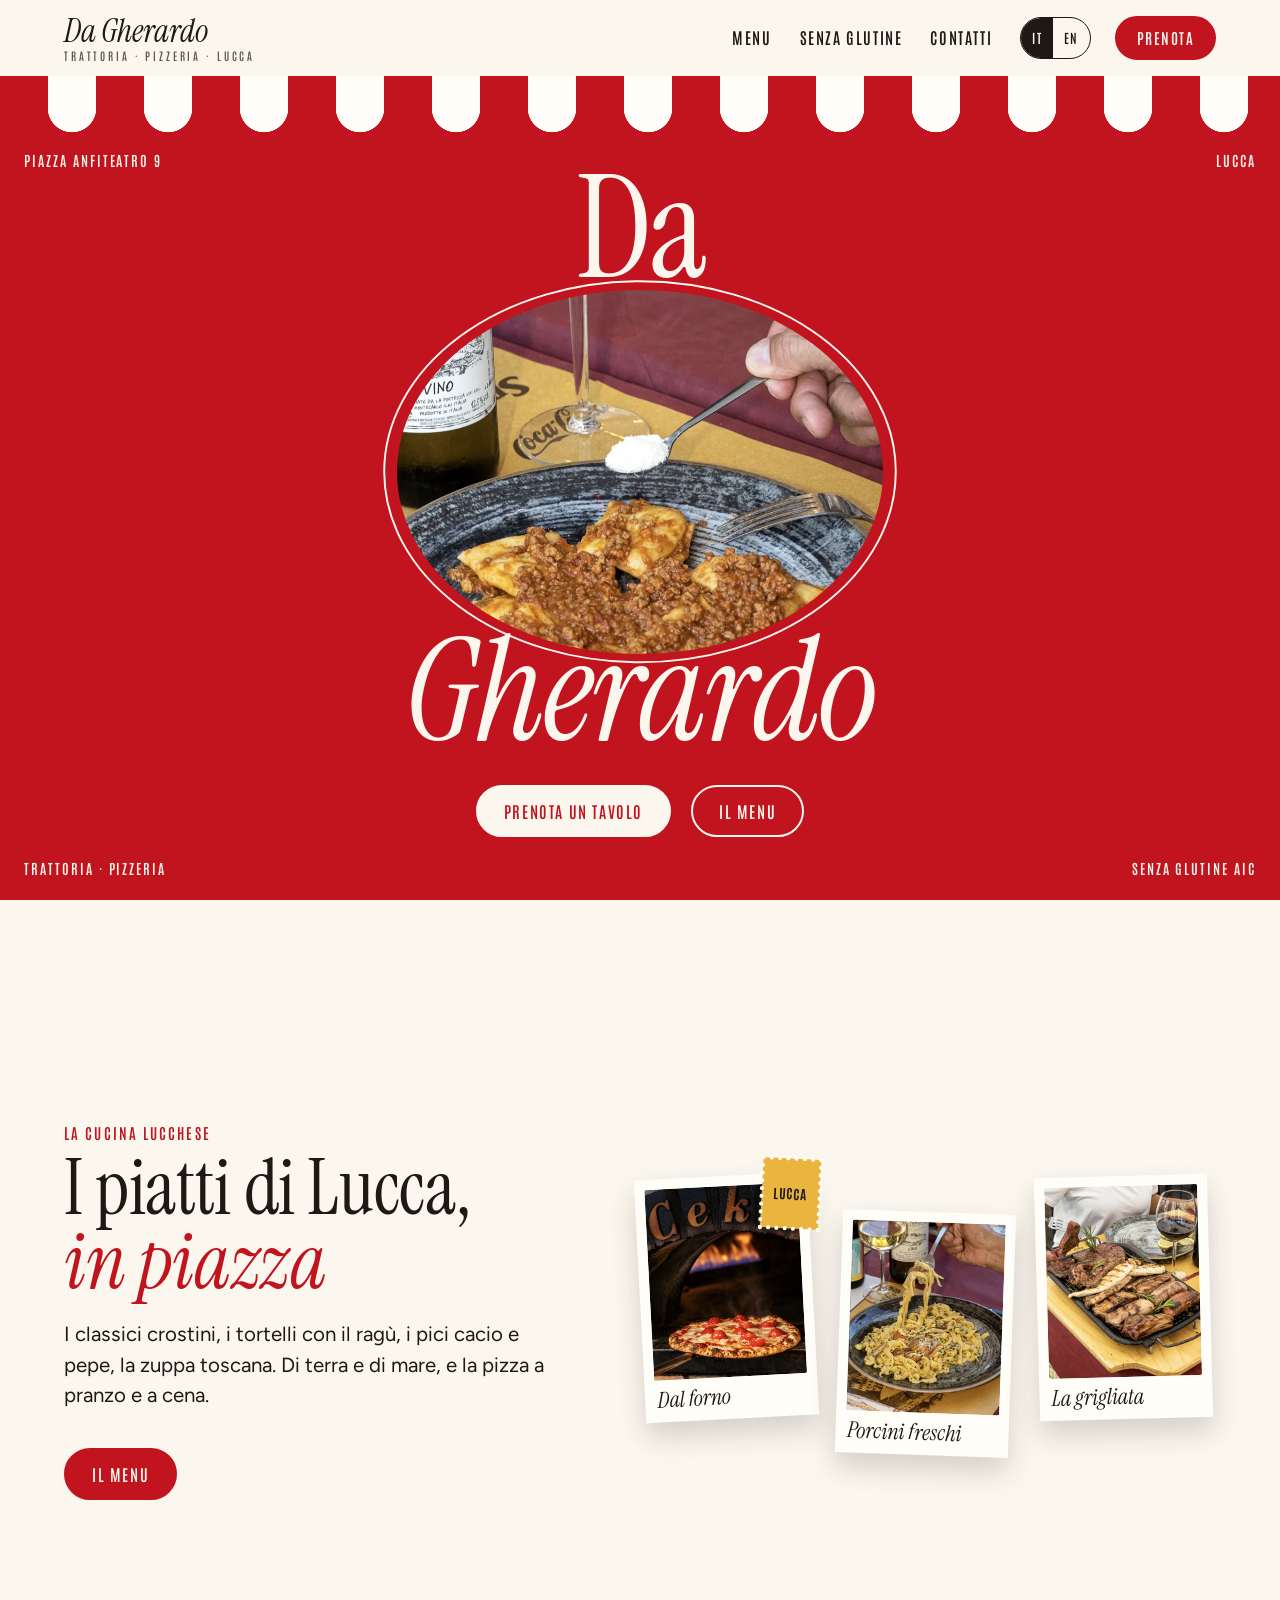
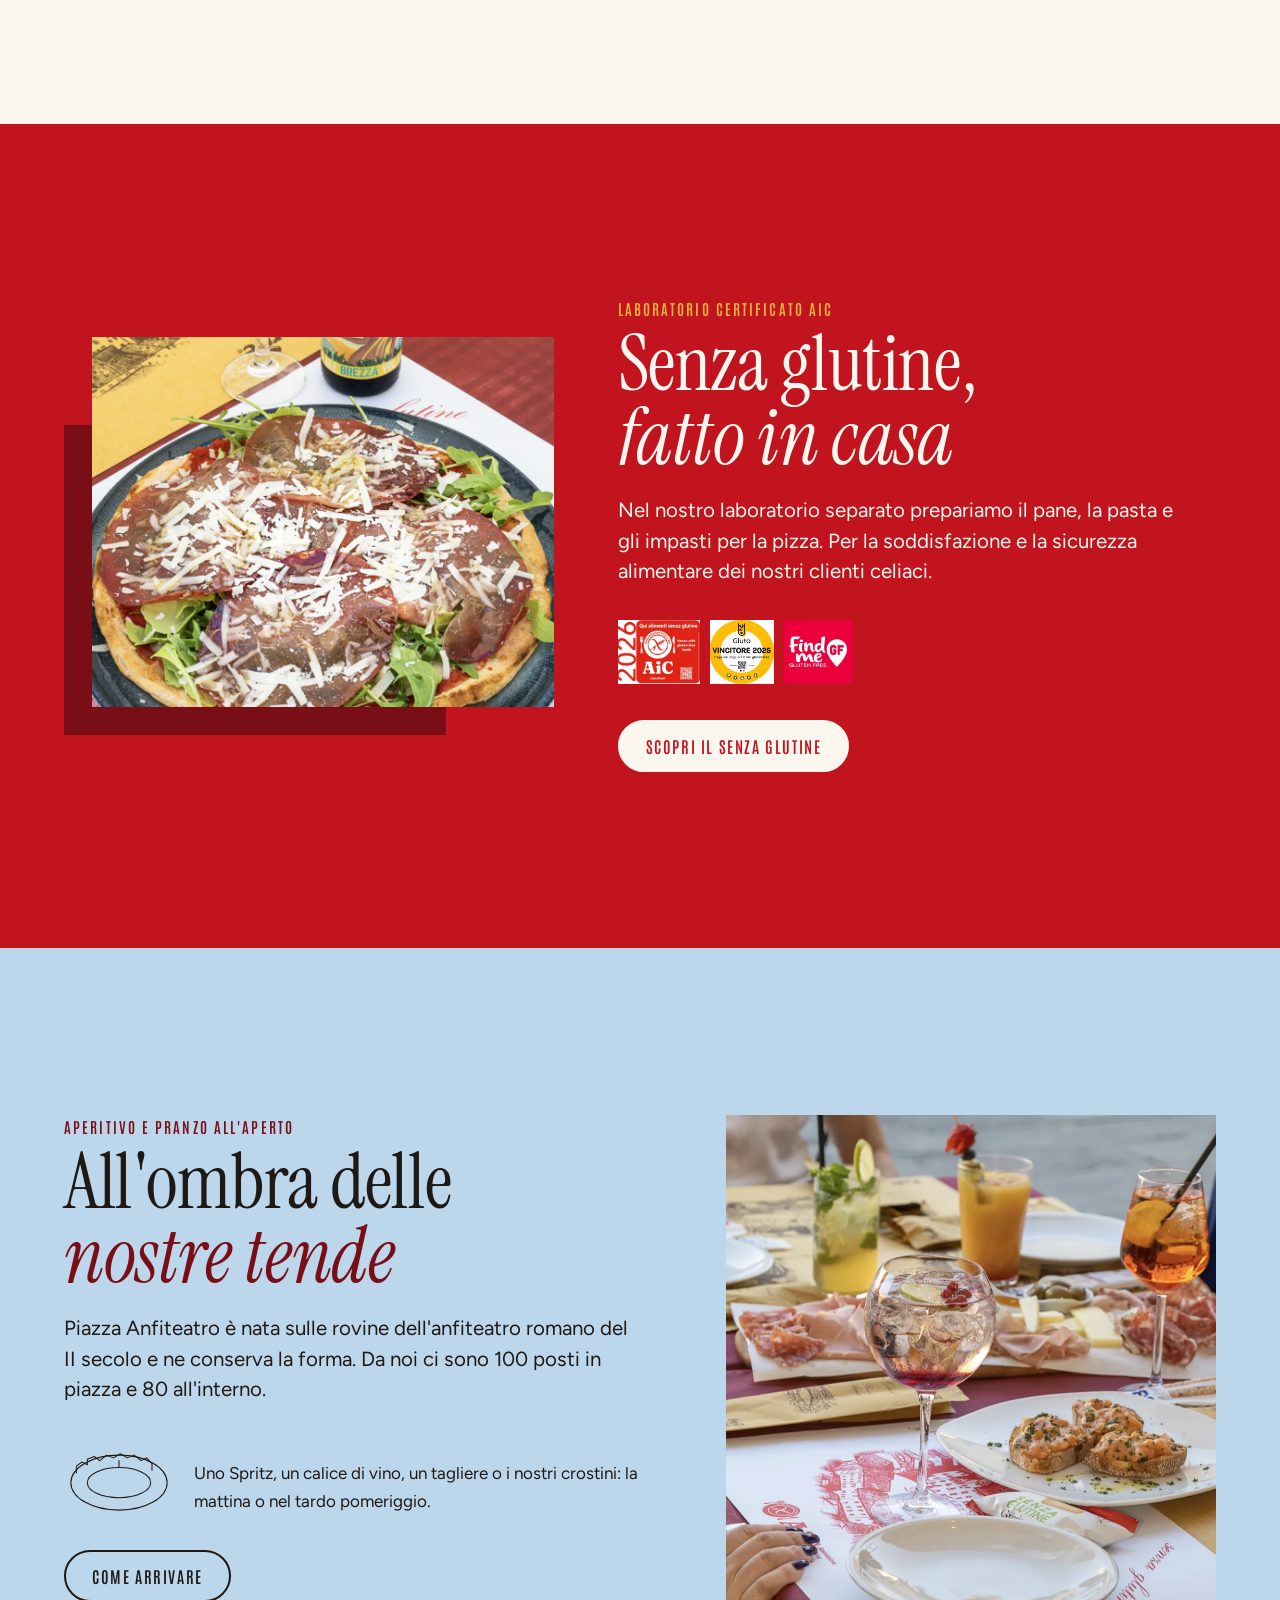
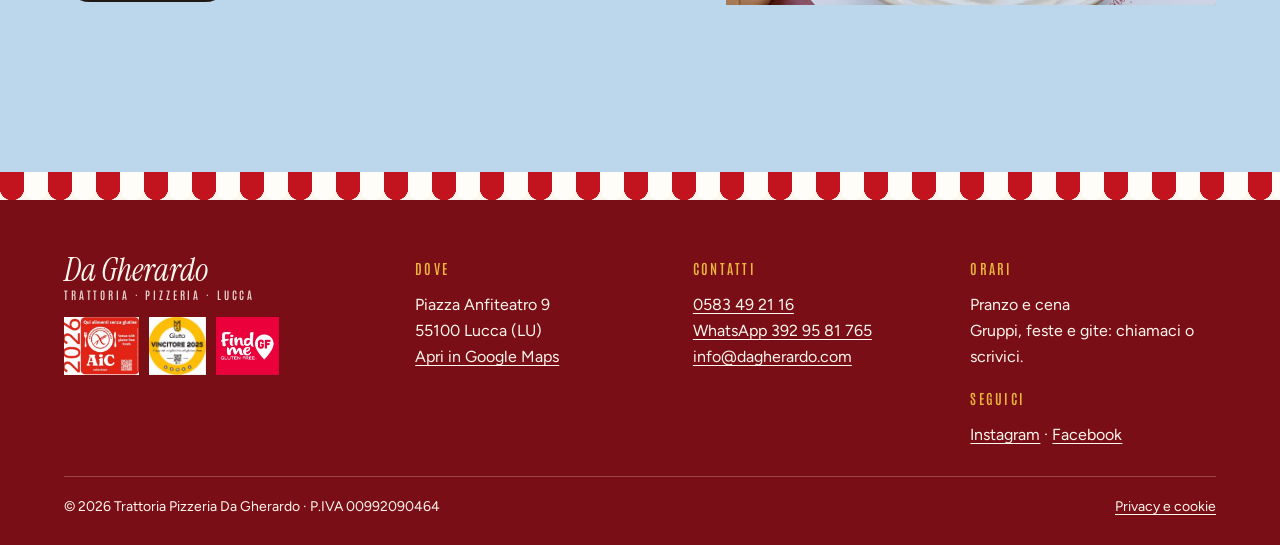
<file: site/index.html>
<!doctype html>
<html lang="it">
<head>
<meta charset="utf-8">
<meta name="viewport" content="width=device-width, initial-scale=1, viewport-fit=cover">
<meta name="google" content="notranslate">
<meta name="format-detection" content="telephone=no">
<title>Da Gherardo · Trattoria Pizzeria in piazza Anfiteatro, Lucca</title>
<meta name="description" content="Trattoria e pizzeria in piazza Anfiteatro a Lucca: tortelli lucchesi, cucina di terra e di mare, pizza e un laboratorio senza glutine certificato AIC.">
<meta property="og:title" content="Da Gherardo · Trattoria Pizzeria in piazza Anfiteatro, Lucca">
<meta property="og:description" content="Trattoria e pizzeria in piazza Anfiteatro a Lucca: tortelli lucchesi, cucina di terra e di mare, pizza e un laboratorio senza glutine certificato AIC.">
<meta property="og:image" content="images/og-da-gherardo.jpg">
<meta name="theme-color" content="#fcf7ee">
<link rel="icon" href="favicon.svg" type="image/svg+xml">
<link rel="preload" href="fonts/instrument-serif-latin-400-italic.woff2" as="font" type="font/woff2" crossorigin>
<link rel="stylesheet" href="css/fonts.css">
<link rel="stylesheet" href="css/styles.css">
</head>
<body data-page="home">
<a class="skip" href="#main" data-t="skip">Vai al contenuto</a>
<header class="dg-header">
  <div class="wrap">
    <a class="dg-wordmark" href="index.html" aria-label="Da Gherardo, home">
      <span class="dg-wordmark__name">Da Gherardo</span>
      <span class="dg-wordmark__sub" data-t="wordmark.sub">Trattoria · Pizzeria · Lucca</span>
    </a>
    <nav class="dg-nav" id="dg-nav" aria-label="Menu principale">
      <a href="menu.html" data-t="nav.menu">Menu</a>
      <a href="senza-glutine.html" data-t="nav.sg">Senza glutine</a>
      <a href="contatti.html" data-t="nav.contatti">Contatti</a>
      <div class="dg-lang" role="group" data-t-attr="aria-label:lang.label" aria-label="Lingua">
        <button type="button" data-lang="it" aria-pressed="true">IT</button>
        <button type="button" data-lang="en" aria-pressed="false">EN</button>
      </div>
    </nav>
    <a class="dg-btn dg-btn--head" href="https://wa.me/393929581765" target="_blank" rel="noopener" data-t="nav.prenota">Prenota</a>
    <button class="dg-nav-toggle" type="button" aria-controls="dg-nav" aria-expanded="false" data-t-attr="aria-label:nav.open" aria-label="Apri il menu di navigazione"><span></span></button>
  </div>
</header>
<main id="main">
<section class="hero dg-on-red" aria-labelledby="hero-title">
  <div class="dg-tenda" role="presentation"></div>
  <span class="hero__corner hero__corner--tl" data-t="hero.c1">Piazza Anfiteatro 9</span>
  <span class="hero__corner hero__corner--tr" data-t="hero.c2">Lucca</span>
  <span class="hero__corner hero__corner--bl" data-t="hero.c3">Trattoria · Pizzeria</span>
  <span class="hero__corner hero__corner--br" data-t="hero.c4">Senza glutine AIC</span>
  <div class="hero__body">
    <h1 id="hero-title" class="hero__word rise">Da</h1>
    <div class="hero__plate rise rise-2"><div class="dg-ellisse ">
  <div class="dg-ellisse__photo"><img src="images/tortelli-lucchesi-al-ragu.webp" data-t-attr="alt:hero.alt" alt="Tortelli lucchesi al ragù con il vino della casa"></div>
  <svg class="dg-ellisse__ring" viewBox="0 0 400 300" aria-hidden="true"><ellipse cx="200" cy="150" rx="196" ry="146"/></svg>
</div></div>
    <p class="hero__word rise rise-2" aria-hidden="true"><em>Gherardo</em></p>
    <div class="dg-row hero__btns rise rise-3">
      <a class="dg-btn dg-btn--crema" href="https://wa.me/393929581765" target="_blank" rel="noopener" data-t="btn.prenota">Prenota un tavolo</a>
      <a class="dg-btn dg-btn--outline-crema" href="menu.html" data-t="btn.menu">Il menu</a>
    </div>
  </div>
</section>

<section class="sec" aria-labelledby="cucina-title">
  <div class="wrap cucina__grid">
    <div class="cucina__text dg-head">
      <p class="dg-eyebrow" data-t="cucina.eyebrow">La cucina lucchese</p>
      <h2 id="cucina-title" class="dg-display dg-display--l"><span data-t="cucina.h1">I piatti di Lucca,</span> <em data-t="cucina.h2">in piazza</em></h2>
      <p class="dg-lede" data-t="cucina.lede">I classici crostini, i tortelli con il ragù, i pici cacio e pepe, la zuppa toscana. Di terra e di mare, e la pizza a pranzo e a cena.</p>
      <div class="dg-row"><a class="dg-btn" href="menu.html" data-t="btn.menu">Il menu</a></div>
    </div>
    <div class="cards">
      <figure class="dg-cartolina" style="--tilt:-3deg"><img src="images/pizza-nel-forno.webp" alt="" loading="lazy"><figcaption data-t="card.forno">Dal forno</figcaption><span class="dg-francobollo" aria-hidden="true" data-t="stamp.lucca">Lucca</span></figure>
      <figure class="dg-cartolina" style="--tilt:2deg"><img src="images/tagliatelle-porcini.webp" alt="" loading="lazy"><figcaption data-t="card.porcini">Porcini freschi</figcaption></figure>
      <figure class="dg-cartolina" style="--tilt:-1.5deg"><img src="images/grigliata-mista-carne.webp" alt="" loading="lazy"><figcaption data-t="card.grigliata">La grigliata</figcaption></figure>
    </div>
  </div>
</section>

<section class="sec sg-band dg-on-red" aria-labelledby="sg-title">
  <div class="wrap sg-band__grid">
    <div class="sg-band__photo"><img src="images/pizza-giuditta-senza-glutine.webp" data-t-attr="alt:sg.photo.alt" alt="Pizza Giuditta senza glutine con bresaola, rucola e parmigiano" loading="lazy"></div>
    <div class="dg-head">
      <p class="dg-eyebrow" data-t="sg.eyebrow">Laboratorio certificato AIC</p>
      <h2 id="sg-title" class="dg-display dg-display--l"><span data-t="sg.h1">Senza glutine,</span> <em data-t="sg.h2">fatto in casa</em></h2>
      <p class="dg-lede" data-t="sg.lede">Nel nostro laboratorio separato prepariamo il pane, la pasta e gli impasti per la pizza. Per la soddisfazione e la sicurezza alimentare dei nostri clienti celiaci.</p>
      <div class="dg-badges" role="img" data-t-attr="aria-label:sg.badges" aria-label="Riconoscimenti: AIC Alimentazione Fuori Casa 2026, Gluto vincitore 2025, Find Me Gluten Free">
        <img src="images/badge-aic-2026.png" alt="" width="232" height="180" loading="lazy"><img src="images/badge-gluto-2025.png" alt="" width="239" height="241" loading="lazy"><img src="images/badge-find-me-gluten-free.png" alt="" width="236" height="218" loading="lazy">
      </div>
      <div class="dg-row"><a class="dg-btn dg-btn--crema" href="senza-glutine.html" data-t="btn.sg">Scopri il senza glutine</a></div>
    </div>
  </div>
</section>

<section class="sec piazza" aria-labelledby="piazza-title">
  <div class="wrap piazza__grid">
    <div class="dg-head">
      <p class="dg-eyebrow" data-t="piazza.eyebrow">Aperitivo e pranzo all'aperto</p>
      <h2 id="piazza-title" class="dg-display dg-display--l"><span data-t="piazza.h1">All'ombra delle</span> <em data-t="piazza.h2">nostre tende</em></h2>
      <p class="dg-lede" data-t="piazza.lede">Piazza Anfiteatro è nata sulle rovine dell'anfiteatro romano del II secolo e ne conserva la forma. Da noi ci sono 100 posti in piazza e 80 all'interno.</p>
      <div class="piazza__draw"><svg viewBox="0 0 160 110" aria-hidden="true"><ellipse class="dg-ink" cx="80" cy="62" rx="70" ry="40"/><ellipse class="dg-ink" cx="80" cy="62" rx="46" ry="22"/><path class="dg-ink" d="M18 48v-10l8-6 8 4v-8l10-4 8 6 10-8 10 4 10-6 10 6 10-4 10 8 8-4 8 8v10M80 40v-10"/></svg><p class="piazza__spritz" data-t="piazza.spritz">Uno Spritz, un calice di vino, un tagliere o i nostri crostini: la mattina o nel tardo pomeriggio.</p></div>
      <div class="dg-row" style="margin-top:24px"><a class="dg-btn dg-btn--ghost" href="contatti.html" data-t="btn.arrivare">Come arrivare</a></div>
    </div>
    <div class="piazza__photo"><img src="images/aperitivo-in-piazza.webp" data-t-attr="alt:piazza.alt" alt="Aperitivo in piazza: gin tonic, spritz, tagliere e crostini" loading="lazy"></div>
  </div>
</section>
</main>
<div class="dg-tenda dg-tenda--sm" role="presentation"></div>
<footer class="dg-footer">
  <div class="wrap">
    <div class="dg-footer__grid">
      <div class="dg-footer__brand">
        <a class="dg-wordmark" href="index.html"><span class="dg-wordmark__name">Da Gherardo</span><span class="dg-wordmark__sub" data-t="wordmark.sub">Trattoria · Pizzeria · Lucca</span></a>
        <div class="dg-badges" role="group" data-t-attr="aria-label:foot.badges" aria-label="Riconoscimenti senza glutine">
          <img src="images/badge-aic-2026.png" alt="AIC, Alimentazione Fuori Casa 2026" width="232" height="180" loading="lazy">
          <img src="images/badge-gluto-2025.png" alt="Gluto, vincitore 2025" width="239" height="241" loading="lazy">
          <img src="images/badge-find-me-gluten-free.png" alt="Find Me Gluten Free" width="236" height="218" loading="lazy">
        </div>
      </div>
      <div>
        <h2 data-t="foot.dove">Dove</h2>
        <p>Piazza Anfiteatro 9<br>55100 Lucca (LU)</p>
        <p><a href="https://www.google.com/maps/search/?api=1&query=Trattoria+Pizzeria+Da+Gherardo+Piazza+dell%27Anfiteatro+9+Lucca" target="_blank" rel="noopener" data-t="btn.mappa">Apri in Google Maps</a></p>
      </div>
      <div>
        <h2 data-t="foot.contatti">Contatti</h2>
        <ul>
          <li><a href="tel:+390583492116">0583 49 21 16</a></li>
          <li><a href="https://wa.me/393929581765" target="_blank" rel="noopener">WhatsApp 392 95 81 765</a></li>
          <li><a href="mailto:info@dagherardo.com">info@dagherardo.com</a></li>
        </ul>
      </div>
      <div>
        <h2 data-t="foot.orari">Orari</h2>
        <p data-tbc data-t="foot.orari.val">Pranzo e cena</p>
        <p class="dg-footer__groups" data-t="foot.gruppi">Gruppi, feste e gite: chiamaci o scrivici.</p>
        <h2 style="margin-top:14px" data-t="foot.seguici">Seguici</h2>
        <p><a href="https://www.instagram.com/ristorantedagherardo/" target="_blank" rel="noopener">Instagram</a> · <a href="https://www.facebook.com/p/Ristorante-Da-Gherardo-100026806793154" target="_blank" rel="noopener">Facebook</a></p>
      </div>
    </div>
    <div class="dg-footer__base">
      <span>© 2026 Trattoria Pizzeria Da Gherardo · <span data-t="foot.piva">P.IVA 00992090464</span></span>
      <a href="https://dagherardo.com/privacy-e-cookie-policy/" target="_blank" rel="noopener" data-t="foot.privacy">Privacy e cookie</a>
    </div>
  </div>
</footer>
<a class="dg-btn dg-fab" href="https://wa.me/393929581765" target="_blank" rel="noopener" data-t="nav.prenota">Prenota</a>
<script src="js/i18n.js"></script>
<script src="js/main.js"></script>
</body>
</html>
</file>
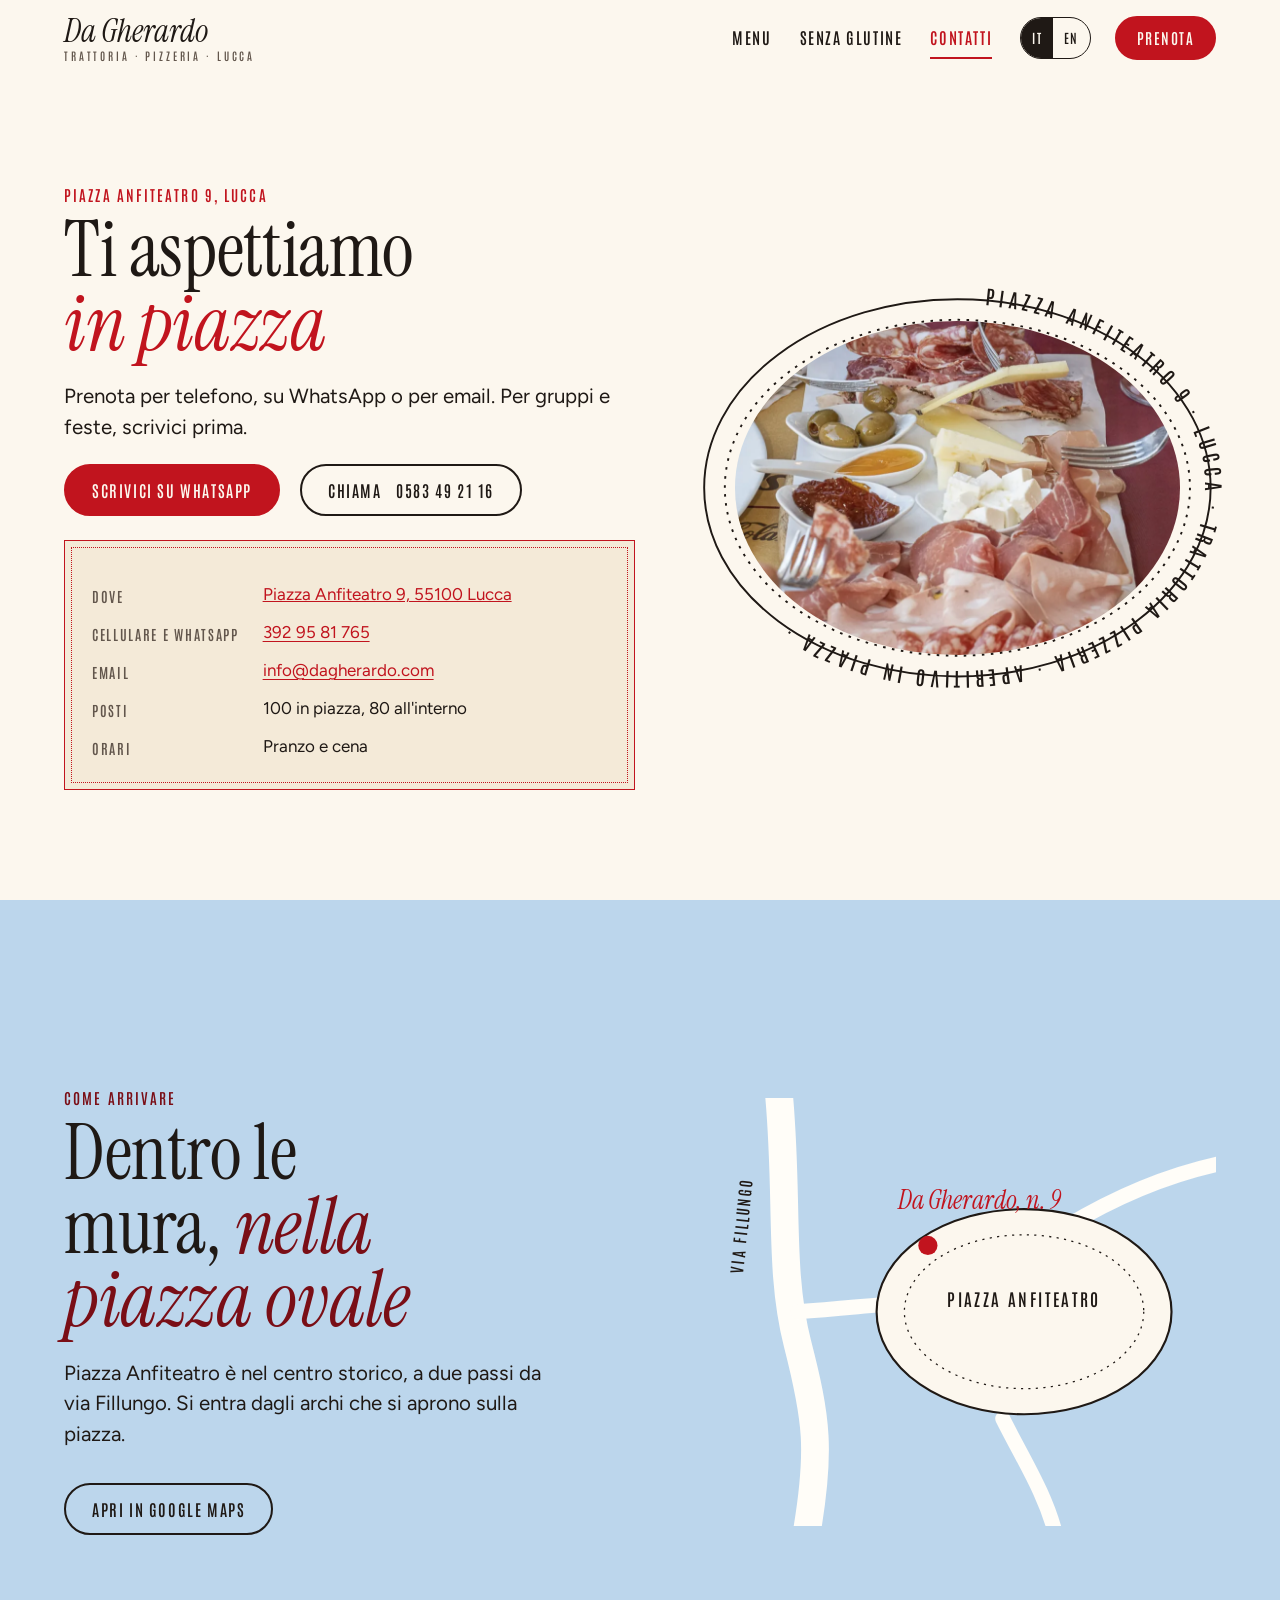
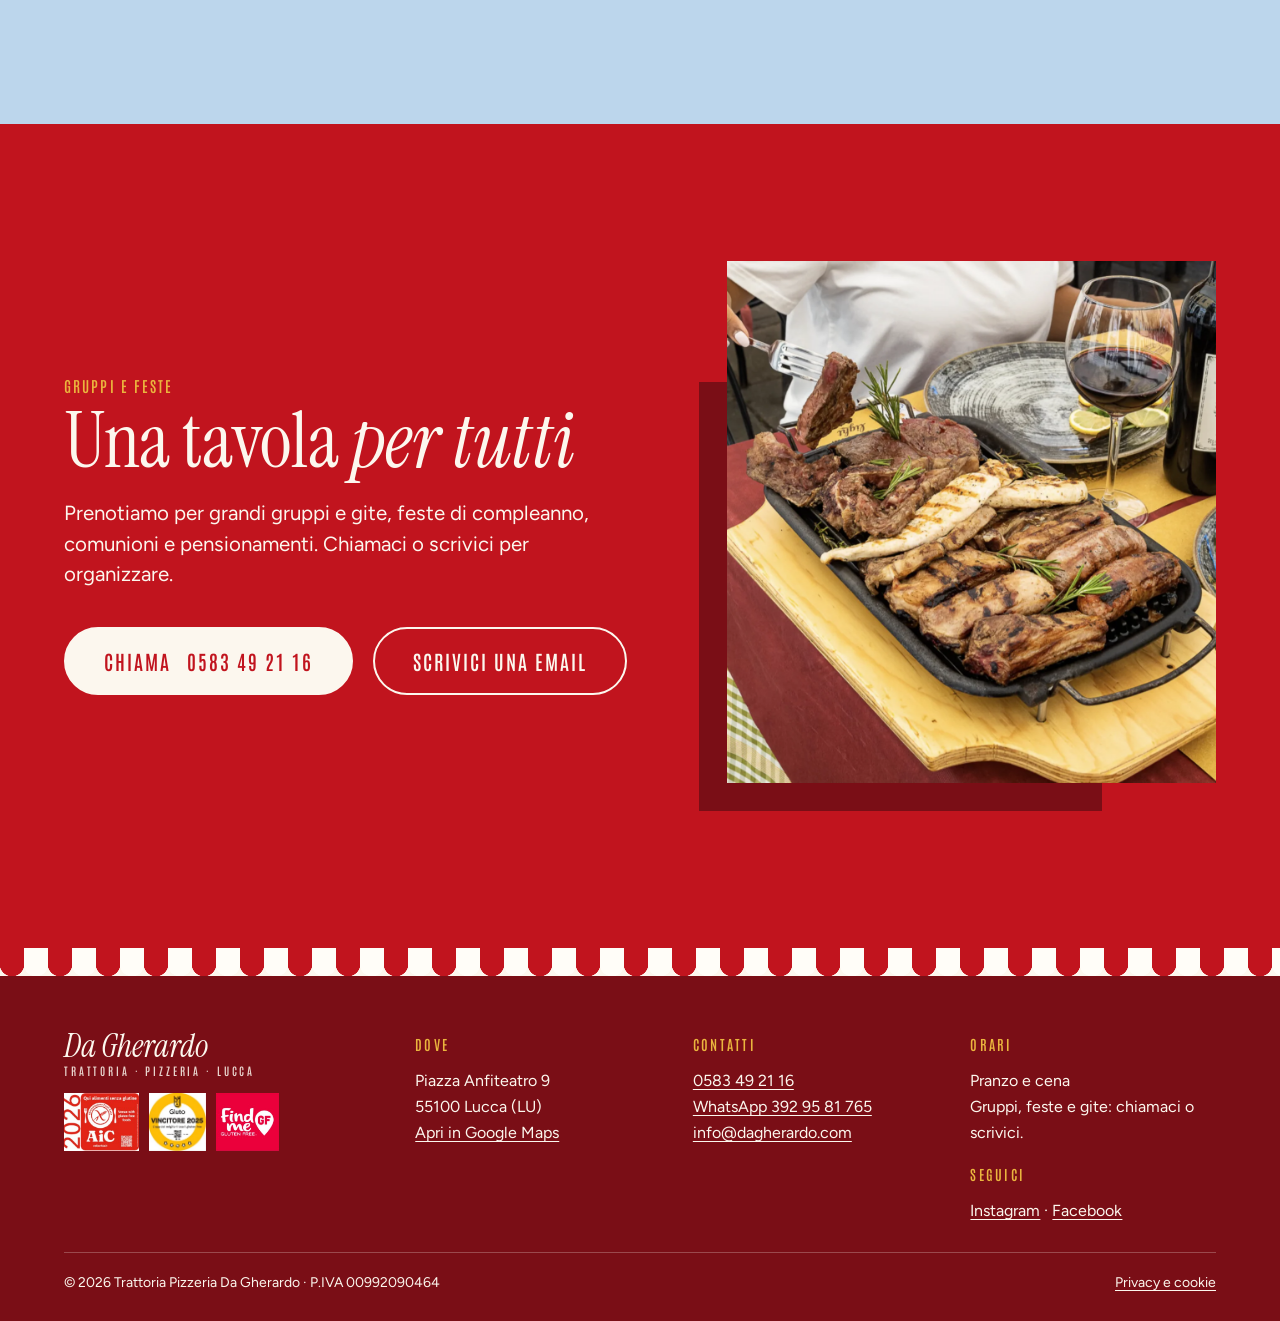
<file: site/contatti.html>
<!doctype html>
<html lang="it">
<head>
<meta charset="utf-8">
<meta name="viewport" content="width=device-width, initial-scale=1, viewport-fit=cover">
<meta name="google" content="notranslate">
<meta name="format-detection" content="telephone=no">
<title>Contatti e prenotazioni · Da Gherardo, Lucca</title>
<meta name="description" content="Prenota da Da Gherardo, piazza Anfiteatro 9, Lucca: telefono, WhatsApp ed email. Gruppi, feste e gite.">
<meta property="og:title" content="Contatti e prenotazioni · Da Gherardo, Lucca">
<meta property="og:description" content="Prenota da Da Gherardo, piazza Anfiteatro 9, Lucca: telefono, WhatsApp ed email. Gruppi, feste e gite.">
<meta property="og:image" content="images/og-da-gherardo.jpg">
<meta name="theme-color" content="#fcf7ee">
<link rel="icon" href="favicon.svg" type="image/svg+xml">
<link rel="preload" href="fonts/instrument-serif-latin-400-italic.woff2" as="font" type="font/woff2" crossorigin>
<link rel="stylesheet" href="css/fonts.css">
<link rel="stylesheet" href="css/styles.css">
</head>
<body data-page="contatti">
<a class="skip" href="#main" data-t="skip">Vai al contenuto</a>
<header class="dg-header">
  <div class="wrap">
    <a class="dg-wordmark" href="index.html" aria-label="Da Gherardo, home">
      <span class="dg-wordmark__name">Da Gherardo</span>
      <span class="dg-wordmark__sub" data-t="wordmark.sub">Trattoria · Pizzeria · Lucca</span>
    </a>
    <nav class="dg-nav" id="dg-nav" aria-label="Menu principale">
      <a href="menu.html" data-t="nav.menu">Menu</a>
      <a href="senza-glutine.html" data-t="nav.sg">Senza glutine</a>
      <a href="contatti.html" aria-current="page" data-t="nav.contatti">Contatti</a>
      <div class="dg-lang" role="group" data-t-attr="aria-label:lang.label" aria-label="Lingua">
        <button type="button" data-lang="it" aria-pressed="true">IT</button>
        <button type="button" data-lang="en" aria-pressed="false">EN</button>
      </div>
    </nav>
    <a class="dg-btn dg-btn--head" href="https://wa.me/393929581765" target="_blank" rel="noopener" data-t="nav.prenota">Prenota</a>
    <button class="dg-nav-toggle" type="button" aria-controls="dg-nav" aria-expanded="false" data-t-attr="aria-label:nav.open" aria-label="Apri il menu di navigazione"><span></span></button>
  </div>
</header>
<main id="main">
<section class="sec ch" aria-labelledby="c-title">
  <div class="wrap ch__grid">
    <div>
      <div class="dg-head">
        <p class="dg-eyebrow" data-t="c.eyebrow">Piazza Anfiteatro 9, Lucca</p>
        <h1 id="c-title" class="dg-display dg-display--l"><span data-t="c.h1">Ti aspettiamo</span> <em data-t="c.h2">in piazza</em></h1>
        <p class="dg-lede" data-t="c.lede">Prenota per telefono, su WhatsApp o per email. Per gruppi e feste, scrivici prima.</p>
      </div>
      <div class="dg-row"><a class="dg-btn" href="https://wa.me/393929581765" target="_blank" rel="noopener" data-t="btn.whatsapp">Scrivici su WhatsApp</a><a class="dg-btn dg-btn--ghost" href="tel:+390583492116"><span data-t="btn.chiama">Chiama</span>&nbsp;0583 49 21 16</a></div>
      <div class="dg-frame">
        <dl>
          <dt data-t="c.dove">Dove</dt><dd><a href="https://www.google.com/maps/search/?api=1&query=Trattoria+Pizzeria+Da+Gherardo+Piazza+dell%27Anfiteatro+9+Lucca" target="_blank" rel="noopener" data-t="c.dove.val">Piazza Anfiteatro 9, 55100 Lucca</a></dd>
          <dt data-t="c.cell">Cellulare e WhatsApp</dt><dd><a href="tel:+393929581765">392 95 81 765</a></dd>
          <dt data-t="c.email">Email</dt><dd><a href="mailto:info@dagherardo.com">info@dagherardo.com</a></dd>
          <dt data-t="c.posti">Posti</dt><dd data-t="c.posti.val">100 in piazza, 80 all'interno</dd>
          <dt data-t="c.orari">Orari</dt><dd data-tbc data-t="c.orari.val">Pranzo e cena</dd>
        </dl>
      </div>
    </div>
    <div class="ch__side"><div class="dg-ellisse ">
  <div class="dg-ellisse__photo"><img src="images/tagliere-salumi-formaggi.webp" data-t-attr="alt:piazza.alt" alt="Aperitivo in piazza: gin tonic, spritz, tagliere e crostini" loading="lazy"></div>
  <svg class="dg-ellisse__ring" viewBox="0 0 400 300" aria-hidden="true"><ellipse cx="200" cy="150" rx="196" ry="146"/><defs><path id="ep-tagliere-salumi-formaggi" d="M 200 8 A 192 142 0 1 1 199.9 8"/></defs><ellipse cx="200" cy="150" rx="180" ry="130" stroke-dasharray="2 5"/><text><textPath href="#ep-tagliere-salumi-formaggi" startOffset="2%">Piazza Anfiteatro 9 · Lucca · Trattoria Pizzeria · Aperitivo in piazza ·</textPath></text></svg>
</div></div>
  </div>
</section>

<section class="sec mappa" aria-labelledby="map-title">
  <div class="wrap mappa__grid">
    <div class="dg-head">
      <p class="dg-eyebrow" data-t="c.map.eyebrow">Come arrivare</p>
      <h2 id="map-title" class="dg-display dg-display--l"><span data-t="c.map.h1">Dentro le mura,</span> <em data-t="c.map.h2">nella piazza ovale</em></h2>
      <p class="dg-lede" data-t="c.map.lede">Piazza Anfiteatro è nel centro storico, a due passi da via Fillungo. Si entra dagli archi che si aprono sulla piazza.</p>
      <div class="dg-row"><a class="dg-btn dg-btn--ghost" href="https://www.google.com/maps/search/?api=1&query=Trattoria+Pizzeria+Da+Gherardo+Piazza+dell%27Anfiteatro+9+Lucca" target="_blank" rel="noopener" data-t="btn.mappa">Apri in Google Maps</a></div>
    </div>
    <svg class="mappa__svg" viewBox="0 0 560 400" role="img" data-tbc data-t-attr="aria-label:c.map.alt" aria-label="Mappa disegnata di piazza Anfiteatro con via Fillungo">
  <path class="road" stroke-width="26" d="M150 -10 C 160 90 150 160 168 230 S 190 330 176 410"/>
  <path class="road" stroke-width="14" d="M168 200 C 230 196 260 190 300 192"/>
  <path class="road" stroke-width="14" d="M420 120 C 470 90 520 70 570 60"/>
  <path class="road" stroke-width="14" d="M360 300 C 380 340 400 370 410 410"/>
  <ellipse class="oval" cx="380" cy="200" rx="138" ry="96"/>
  <ellipse class="ring" cx="380" cy="200" rx="112" ry="72"/>
  <text class="lbl" x="380" y="196" text-anchor="middle" font-size="16" data-t="c.map.label">Piazza Anfiteatro</text>
  <circle class="pin" cx="290" cy="138" r="9"/>
  <text class="us" x="262" y="104" font-size="24" data-t="c.map.us">Da Gherardo, n. 9</text>
  <text class="lbl" x="122" y="120" font-size="14" transform="rotate(-84 122 120)" text-anchor="middle" data-t="c.map.fillungo">Via Fillungo</text>
</svg>
  </div>
</section>

<section class="sec gruppi dg-on-red" aria-labelledby="g-title">
  <div class="wrap gruppi__grid">
    <div class="gruppi__text dg-head">
      <p class="dg-eyebrow" data-t="c.gruppi.eyebrow">Gruppi e feste</p>
      <h2 id="g-title" class="dg-display dg-display--l"><span data-t="c.gruppi.h1">Una tavola</span> <em data-t="c.gruppi.h2">per tutti</em></h2>
      <p class="dg-lede" data-t="c.gruppi.lede">Prenotiamo per grandi gruppi e gite, feste di compleanno, comunioni e pensionamenti. Chiamaci o scrivici per organizzare.</p>
      <div class="dg-row gruppi__btns"><a class="dg-btn dg-btn--crema" href="tel:+390583492116"><span data-t="btn.chiama">Chiama</span>&nbsp;0583 49 21 16</a><a class="dg-btn dg-btn--outline-crema" href="mailto:info@dagherardo.com" data-t="btn.email">Scrivici una email</a></div>
    </div>
    <div class="gruppi__photo"><img src="images/grigliata-mista-carne.webp" data-t-attr="alt:c.gruppi.alt" alt="La grigliata mista di carne al centro del tavolo, con un calice di vino rosso" width="1358" height="1250" loading="lazy"></div>
  </div>
</section>
</main>
<div class="dg-tenda dg-tenda--sm" role="presentation"></div>
<footer class="dg-footer">
  <div class="wrap">
    <div class="dg-footer__grid">
      <div class="dg-footer__brand">
        <a class="dg-wordmark" href="index.html"><span class="dg-wordmark__name">Da Gherardo</span><span class="dg-wordmark__sub" data-t="wordmark.sub">Trattoria · Pizzeria · Lucca</span></a>
        <div class="dg-badges" role="group" data-t-attr="aria-label:foot.badges" aria-label="Riconoscimenti senza glutine">
          <img src="images/badge-aic-2026.png" alt="AIC, Alimentazione Fuori Casa 2026" width="232" height="180" loading="lazy">
          <img src="images/badge-gluto-2025.png" alt="Gluto, vincitore 2025" width="239" height="241" loading="lazy">
          <img src="images/badge-find-me-gluten-free.png" alt="Find Me Gluten Free" width="236" height="218" loading="lazy">
        </div>
      </div>
      <div>
        <h2 data-t="foot.dove">Dove</h2>
        <p>Piazza Anfiteatro 9<br>55100 Lucca (LU)</p>
        <p><a href="https://www.google.com/maps/search/?api=1&query=Trattoria+Pizzeria+Da+Gherardo+Piazza+dell%27Anfiteatro+9+Lucca" target="_blank" rel="noopener" data-t="btn.mappa">Apri in Google Maps</a></p>
      </div>
      <div>
        <h2 data-t="foot.contatti">Contatti</h2>
        <ul>
          <li><a href="tel:+390583492116">0583 49 21 16</a></li>
          <li><a href="https://wa.me/393929581765" target="_blank" rel="noopener">WhatsApp 392 95 81 765</a></li>
          <li><a href="mailto:info@dagherardo.com">info@dagherardo.com</a></li>
        </ul>
      </div>
      <div>
        <h2 data-t="foot.orari">Orari</h2>
        <p data-tbc data-t="foot.orari.val">Pranzo e cena</p>
        <p class="dg-footer__groups" data-t="foot.gruppi">Gruppi, feste e gite: chiamaci o scrivici.</p>
        <h2 style="margin-top:14px" data-t="foot.seguici">Seguici</h2>
        <p><a href="https://www.instagram.com/ristorantedagherardo/" target="_blank" rel="noopener">Instagram</a> · <a href="https://www.facebook.com/p/Ristorante-Da-Gherardo-100026806793154" target="_blank" rel="noopener">Facebook</a></p>
      </div>
    </div>
    <div class="dg-footer__base">
      <span>© 2026 Trattoria Pizzeria Da Gherardo · <span data-t="foot.piva">P.IVA 00992090464</span></span>
      <a href="https://dagherardo.com/privacy-e-cookie-policy/" target="_blank" rel="noopener" data-t="foot.privacy">Privacy e cookie</a>
    </div>
  </div>
</footer>
<a class="dg-btn dg-fab" href="https://wa.me/393929581765" target="_blank" rel="noopener" data-t="nav.prenota">Prenota</a>
<script src="js/i18n.js"></script>
<script src="js/main.js"></script>
</body>
</html>
</file>
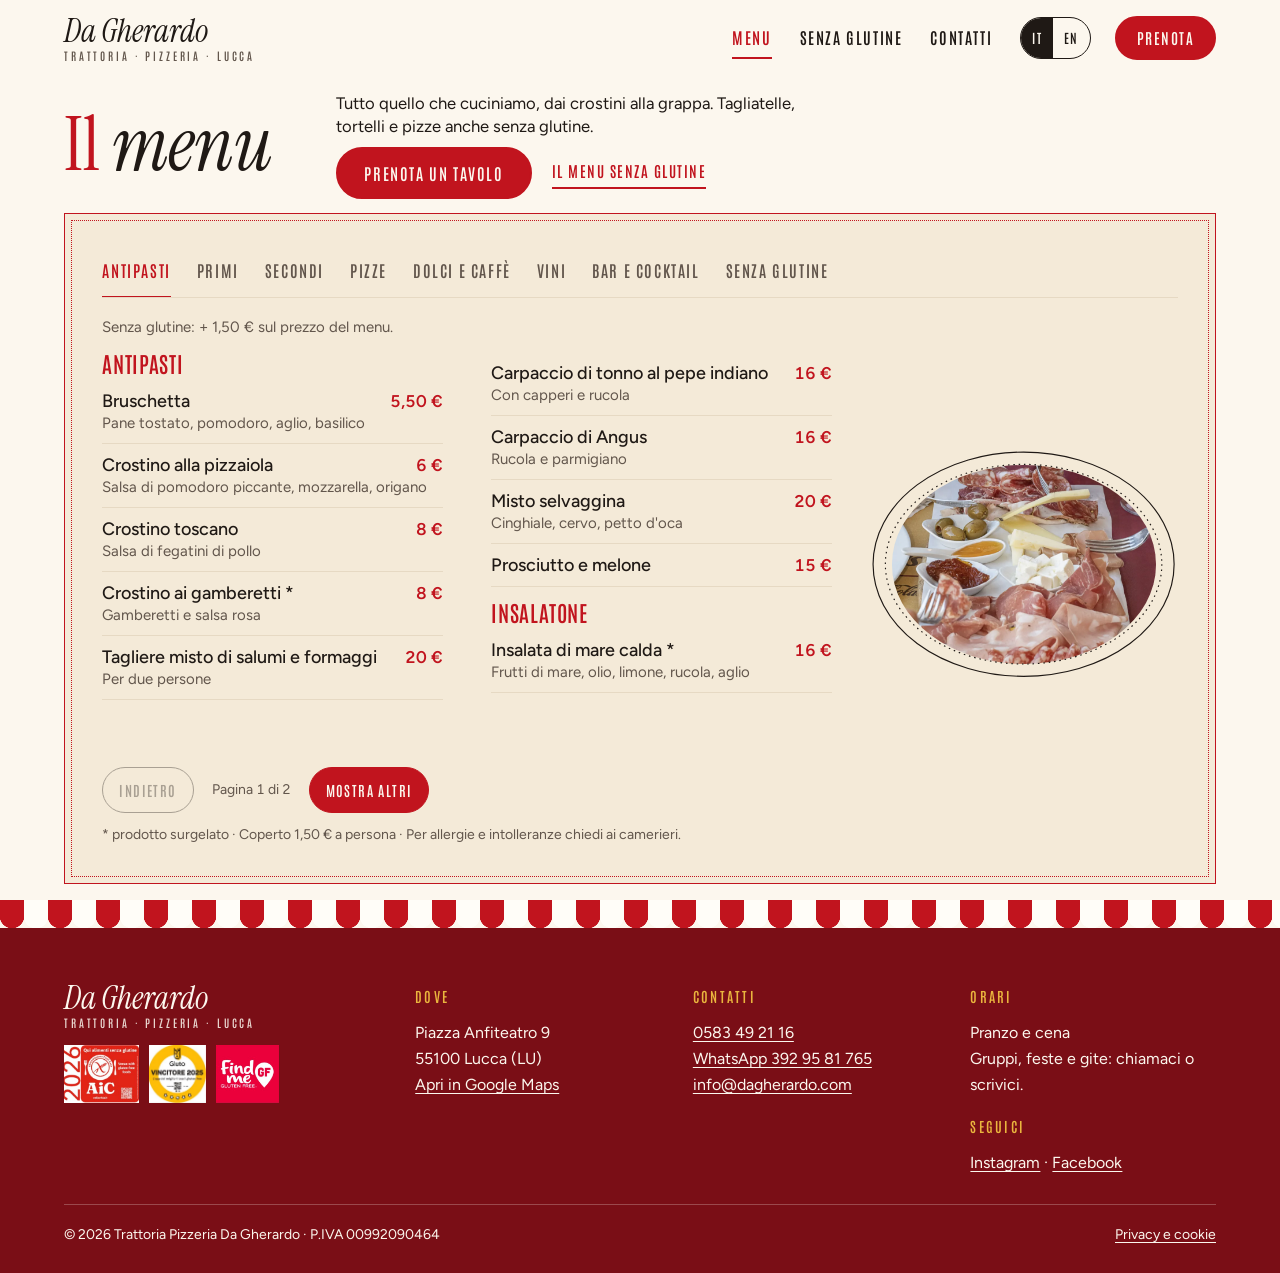
<file: site/menu.html>
<!doctype html>
<html lang="it">
<head>
<meta charset="utf-8">
<meta name="viewport" content="width=device-width, initial-scale=1, viewport-fit=cover">
<meta name="google" content="notranslate">
<meta name="format-detection" content="telephone=no">
<title>Il menu · Da Gherardo, Lucca</title>
<meta name="description" content="Il menu completo di Da Gherardo: antipasti, tortelli e primi, secondi di terra e di mare, pizze, dolci, vini e cocktail. Anche senza glutine.">
<meta property="og:title" content="Il menu · Da Gherardo, Lucca">
<meta property="og:description" content="Il menu completo di Da Gherardo: antipasti, tortelli e primi, secondi di terra e di mare, pizze, dolci, vini e cocktail. Anche senza glutine.">
<meta property="og:image" content="images/og-da-gherardo.jpg">
<meta name="theme-color" content="#fcf7ee">
<link rel="icon" href="favicon.svg" type="image/svg+xml">
<link rel="preload" href="fonts/instrument-serif-latin-400-italic.woff2" as="font" type="font/woff2" crossorigin>
<link rel="stylesheet" href="css/fonts.css">
<link rel="stylesheet" href="css/styles.css">
</head>
<body data-page="menu">
<a class="skip" href="#main" data-t="skip">Vai al contenuto</a>
<header class="dg-header">
  <div class="wrap">
    <a class="dg-wordmark" href="index.html" aria-label="Da Gherardo, home">
      <span class="dg-wordmark__name">Da Gherardo</span>
      <span class="dg-wordmark__sub" data-t="wordmark.sub">Trattoria · Pizzeria · Lucca</span>
    </a>
    <nav class="dg-nav" id="dg-nav" aria-label="Menu principale">
      <a href="menu.html" aria-current="page" data-t="nav.menu">Menu</a>
      <a href="senza-glutine.html" data-t="nav.sg">Senza glutine</a>
      <a href="contatti.html" data-t="nav.contatti">Contatti</a>
      <div class="dg-lang" role="group" data-t-attr="aria-label:lang.label" aria-label="Lingua">
        <button type="button" data-lang="it" aria-pressed="true">IT</button>
        <button type="button" data-lang="en" aria-pressed="false">EN</button>
      </div>
    </nav>
    <a class="dg-btn dg-btn--head" href="https://wa.me/393929581765" target="_blank" rel="noopener" data-t="nav.prenota">Prenota</a>
    <button class="dg-nav-toggle" type="button" aria-controls="dg-nav" aria-expanded="false" data-t-attr="aria-label:nav.open" aria-label="Apri il menu di navigazione"><span></span></button>
  </div>
</header>
<main id="main">
<section class="msec" aria-labelledby="menu-title">
  <div class="wrap mpage">
    <div class="mtitle mtitle__grid">
      <h1 id="menu-title" class="dg-display dg-display--xl"><span data-t="menu.h1">Il</span> <em data-t="menu.h2">menu</em></h1>
      <div class="mtitle__side">
        <p class="dg-lede" data-t="menu.lede">Tutto quello che cuciniamo, dai crostini alla grappa. Tagliatelle, tortelli e pizze anche senza glutine.</p>
        <div class="dg-row"><a class="dg-btn" href="https://wa.me/393929581765" target="_blank" rel="noopener" data-t="btn.prenota">Prenota un tavolo</a><a class="dg-link" href="#senza-glutine" data-t="btn.menu.sg">Il menu senza glutine</a></div>
      </div>
    </div>
    <div class="dg-frame dg-menu" id="dg-menu">
      <ul class="dg-tabs" role="tablist" data-t-attr="aria-label:menu.tabs" aria-label="Categorie del menu"></ul>
      <div class="dg-panel" id="dg-panel" role="tabpanel">
        <p class="dg-menu__intro"></p>
        <ul class="dg-dishes"></ul>
        <div class="dg-pager"></div>
      </div>
      <div class="dg-menu__side" id="dg-menu-photo">
        <div class="dg-ellisse"><div class="dg-ellisse__photo"><img src="images/tagliatelle-porcini.webp" alt=""></div><svg class="dg-ellisse__ring" viewBox="0 0 400 300" aria-hidden="true"><ellipse cx="200" cy="150" rx="196" ry="146"/><ellipse cx="200" cy="150" rx="180" ry="130" stroke-dasharray="2 5"/></svg></div>
      </div>
      <p class="dg-menu__note" data-t="menu.note">* prodotto surgelato · Coperto 1,50 € a persona · Per allergie e intolleranze chiedi ai camerieri.</p>
    </div>
  </div>
</section>
</main>
<div class="dg-tenda dg-tenda--sm" role="presentation"></div>
<footer class="dg-footer">
  <div class="wrap">
    <div class="dg-footer__grid">
      <div class="dg-footer__brand">
        <a class="dg-wordmark" href="index.html"><span class="dg-wordmark__name">Da Gherardo</span><span class="dg-wordmark__sub" data-t="wordmark.sub">Trattoria · Pizzeria · Lucca</span></a>
        <div class="dg-badges" role="group" data-t-attr="aria-label:foot.badges" aria-label="Riconoscimenti senza glutine">
          <img src="images/badge-aic-2026.png" alt="AIC, Alimentazione Fuori Casa 2026" width="232" height="180" loading="lazy">
          <img src="images/badge-gluto-2025.png" alt="Gluto, vincitore 2025" width="239" height="241" loading="lazy">
          <img src="images/badge-find-me-gluten-free.png" alt="Find Me Gluten Free" width="236" height="218" loading="lazy">
        </div>
      </div>
      <div>
        <h2 data-t="foot.dove">Dove</h2>
        <p>Piazza Anfiteatro 9<br>55100 Lucca (LU)</p>
        <p><a href="https://www.google.com/maps/search/?api=1&query=Trattoria+Pizzeria+Da+Gherardo+Piazza+dell%27Anfiteatro+9+Lucca" target="_blank" rel="noopener" data-t="btn.mappa">Apri in Google Maps</a></p>
      </div>
      <div>
        <h2 data-t="foot.contatti">Contatti</h2>
        <ul>
          <li><a href="tel:+390583492116">0583 49 21 16</a></li>
          <li><a href="https://wa.me/393929581765" target="_blank" rel="noopener">WhatsApp 392 95 81 765</a></li>
          <li><a href="mailto:info@dagherardo.com">info@dagherardo.com</a></li>
        </ul>
      </div>
      <div>
        <h2 data-t="foot.orari">Orari</h2>
        <p data-tbc data-t="foot.orari.val">Pranzo e cena</p>
        <p class="dg-footer__groups" data-t="foot.gruppi">Gruppi, feste e gite: chiamaci o scrivici.</p>
        <h2 style="margin-top:14px" data-t="foot.seguici">Seguici</h2>
        <p><a href="https://www.instagram.com/ristorantedagherardo/" target="_blank" rel="noopener">Instagram</a> · <a href="https://www.facebook.com/p/Ristorante-Da-Gherardo-100026806793154" target="_blank" rel="noopener">Facebook</a></p>
      </div>
    </div>
    <div class="dg-footer__base">
      <span>© 2026 Trattoria Pizzeria Da Gherardo · <span data-t="foot.piva">P.IVA 00992090464</span></span>
      <a href="https://dagherardo.com/privacy-e-cookie-policy/" target="_blank" rel="noopener" data-t="foot.privacy">Privacy e cookie</a>
    </div>
  </div>
</footer>
<a class="dg-btn dg-fab" href="https://wa.me/393929581765" target="_blank" rel="noopener" data-t="nav.prenota">Prenota</a>
<script src="js/i18n.js"></script>
<script src="js/menu-data.js"></script>
<script src="js/main.js"></script>
</body>
</html>
</file>
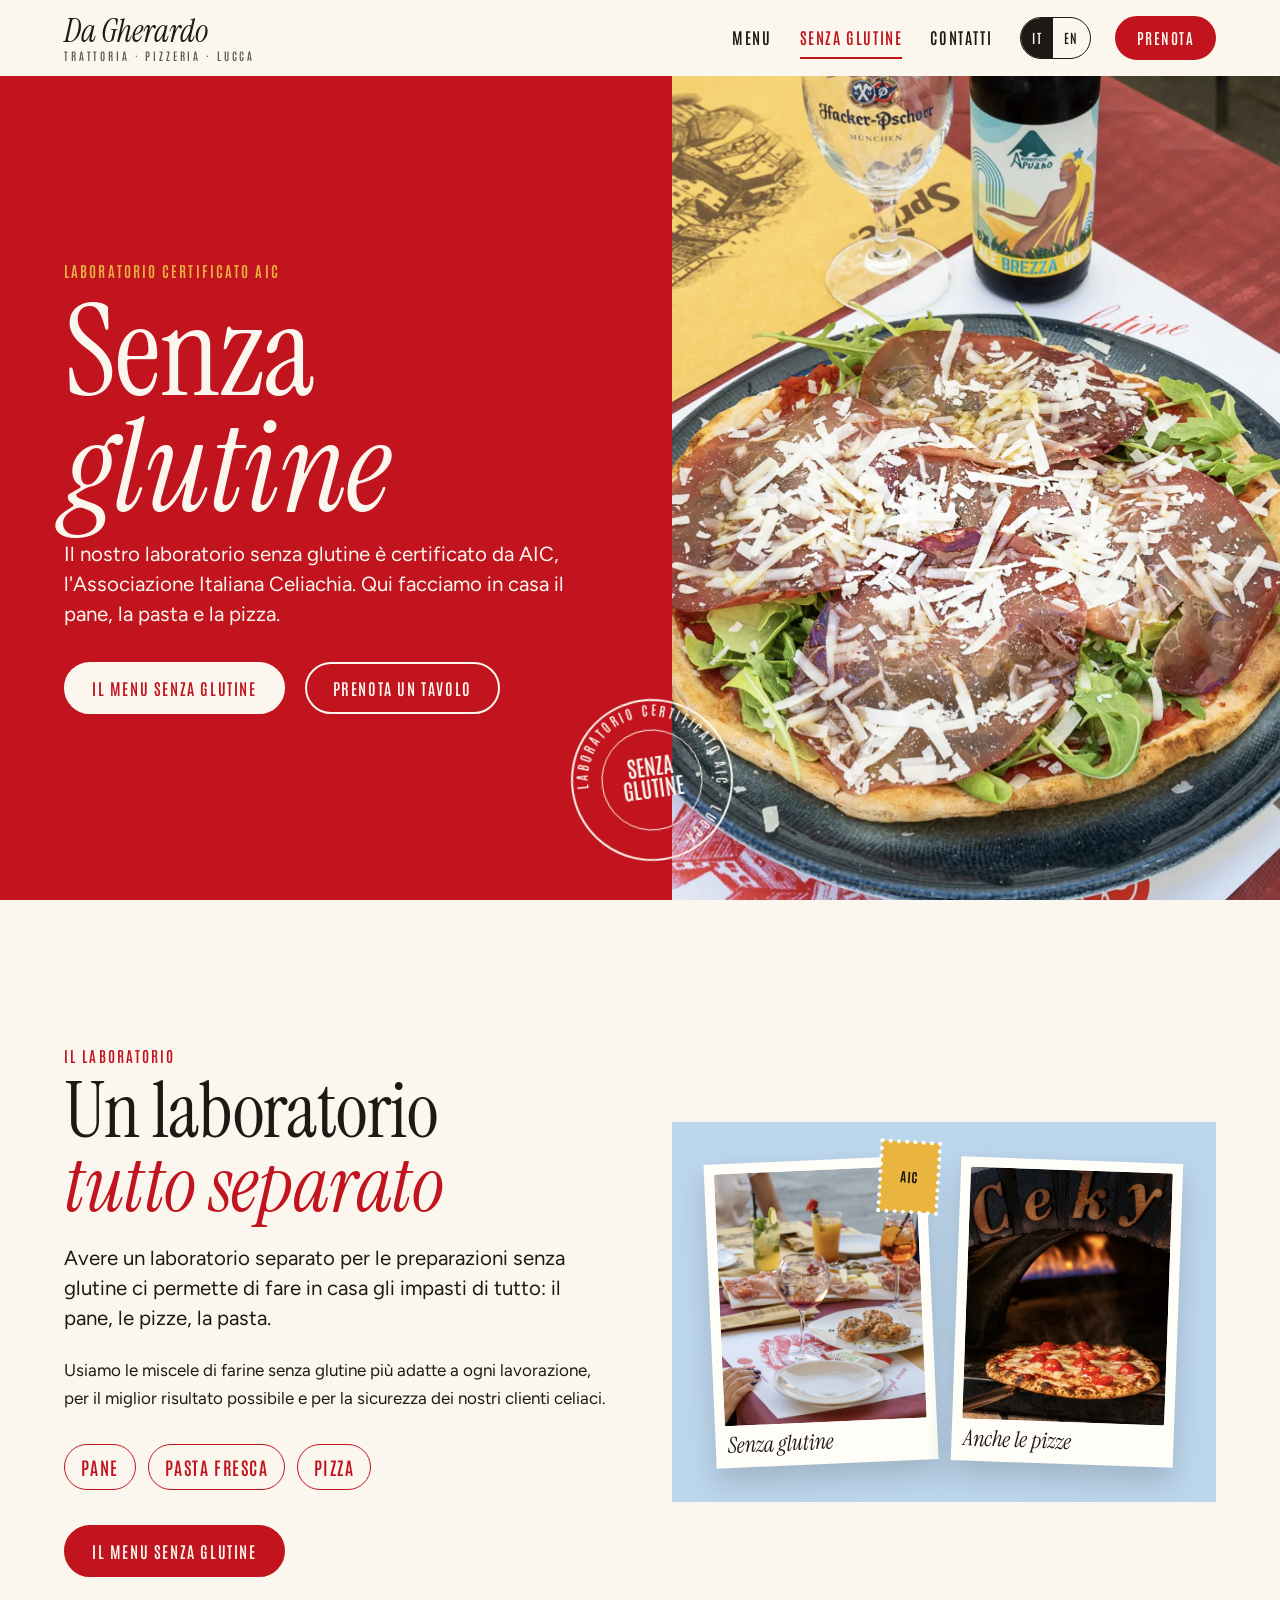
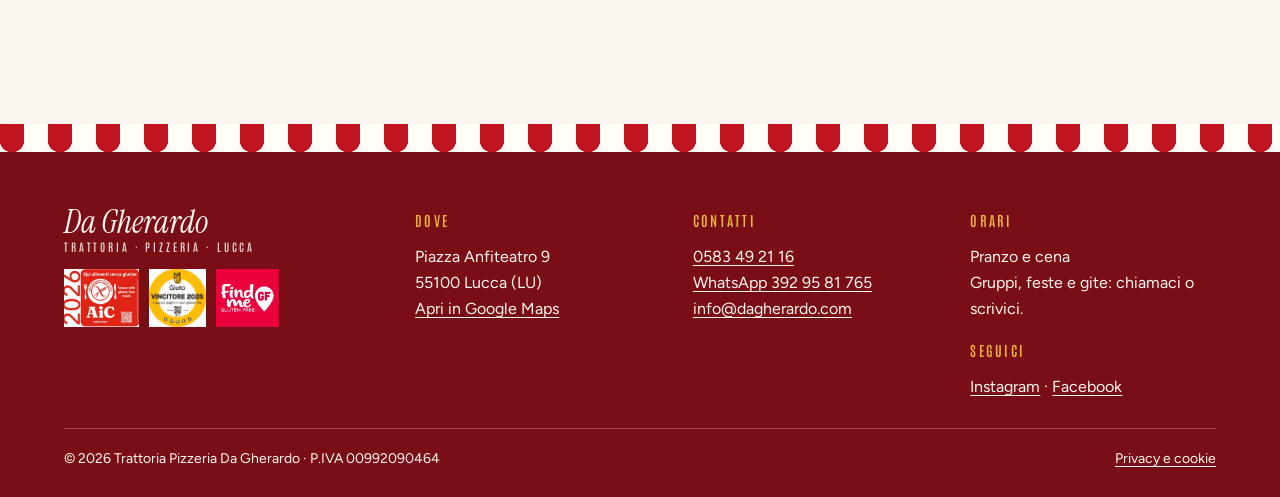
<file: site/senza-glutine.html>
<!doctype html>
<html lang="it">
<head>
<meta charset="utf-8">
<meta name="viewport" content="width=device-width, initial-scale=1, viewport-fit=cover">
<meta name="google" content="notranslate">
<meta name="format-detection" content="telephone=no">
<title>Senza glutine · Da Gherardo, Lucca</title>
<meta name="description" content="Pane, pasta e pizza senza glutine dal nostro laboratorio certificato AIC, in piazza Anfiteatro a Lucca.">
<meta property="og:title" content="Senza glutine · Da Gherardo, Lucca">
<meta property="og:description" content="Pane, pasta e pizza senza glutine dal nostro laboratorio certificato AIC, in piazza Anfiteatro a Lucca.">
<meta property="og:image" content="images/og-da-gherardo.jpg">
<meta name="theme-color" content="#fcf7ee">
<link rel="icon" href="favicon.svg" type="image/svg+xml">
<link rel="preload" href="fonts/instrument-serif-latin-400-italic.woff2" as="font" type="font/woff2" crossorigin>
<link rel="stylesheet" href="css/fonts.css">
<link rel="stylesheet" href="css/styles.css">
</head>
<body data-page="sg">
<a class="skip" href="#main" data-t="skip">Vai al contenuto</a>
<header class="dg-header">
  <div class="wrap">
    <a class="dg-wordmark" href="index.html" aria-label="Da Gherardo, home">
      <span class="dg-wordmark__name">Da Gherardo</span>
      <span class="dg-wordmark__sub" data-t="wordmark.sub">Trattoria · Pizzeria · Lucca</span>
    </a>
    <nav class="dg-nav" id="dg-nav" aria-label="Menu principale">
      <a href="menu.html" data-t="nav.menu">Menu</a>
      <a href="senza-glutine.html" aria-current="page" data-t="nav.sg">Senza glutine</a>
      <a href="contatti.html" data-t="nav.contatti">Contatti</a>
      <div class="dg-lang" role="group" data-t-attr="aria-label:lang.label" aria-label="Lingua">
        <button type="button" data-lang="it" aria-pressed="true">IT</button>
        <button type="button" data-lang="en" aria-pressed="false">EN</button>
      </div>
    </nav>
    <a class="dg-btn dg-btn--head" href="https://wa.me/393929581765" target="_blank" rel="noopener" data-t="nav.prenota">Prenota</a>
    <button class="dg-nav-toggle" type="button" aria-controls="dg-nav" aria-expanded="false" data-t-attr="aria-label:nav.open" aria-label="Apri il menu di navigazione"><span></span></button>
  </div>
</header>
<main id="main">
<section class="sec sgh" aria-labelledby="sg-title">
  <div class="sgh__grid">
    <div class="sgh__text dg-on-red">
      <p class="dg-eyebrow" data-t="sgp.eyebrow">Laboratorio certificato AIC</p>
      <h1 id="sg-title" class="dg-display dg-display--xl"><span data-t="sgp.h1">Senza</span> <em data-t="sgp.h2">glutine</em></h1>
      <p class="dg-lede" data-t="sgp.lede">Il nostro laboratorio senza glutine è certificato da AIC, l'Associazione Italiana Celiachia. Qui facciamo in casa il pane, la pasta e la pizza.</p>
      <div class="dg-row"><a class="dg-btn dg-btn--crema" href="menu.html#senza-glutine" data-t="btn.menu.sg">Il menu senza glutine</a><a class="dg-btn dg-btn--outline-crema" href="https://wa.me/393929581765" target="_blank" rel="noopener" data-t="btn.prenota">Prenota un tavolo</a></div>
      <svg class="dg-timbro" viewBox="0 0 168 168" role="img" aria-label="Senza glutine, laboratorio certificato AIC">
  <defs><path id="tc" d="M84 84 m-64 0 a64 64 0 1 1 128 0 a64 64 0 1 1 -128 0"/></defs>
  <circle cx="84" cy="84" r="80" stroke-width="2"/><circle cx="84" cy="84" r="50" stroke-width="1"/>
  <text font-size="13" letter-spacing="3"><textPath href="#tc">Laboratorio certificato AIC · Lucca ·</textPath></text>
  <text x="84" y="80" text-anchor="middle" font-size="22">Senza</text><text x="84" y="102" text-anchor="middle" font-size="22">glutine</text>
</svg>
    </div>
    <div class="sgh__photo"><img src="images/pizza-giuditta-senza-glutine.webp" data-t-attr="alt:sgp.alt2" alt="Pizza Giuditta senza glutine"></div>
  </div>
</section>

<section class="sec" aria-labelledby="lab-title">
  <div class="wrap lab__grid">
    <div class="lab__text dg-head">
      <p class="dg-eyebrow" data-t="sgp.lab.eyebrow">Il laboratorio</p>
      <h2 id="lab-title" class="dg-display dg-display--l"><span data-t="sgp.lab.h1">Un laboratorio</span> <em data-t="sgp.lab.h2">tutto separato</em></h2>
      <p class="dg-body dg-lede" data-t="sgp.lab.p1">Avere un laboratorio separato per le preparazioni senza glutine ci permette di fare in casa gli impasti di tutto: il pane, le pizze, la pasta.</p>
      <p class="dg-body" data-t="sgp.lab.p2">Usiamo le miscele di farine senza glutine più adatte a ogni lavorazione, per il miglior risultato possibile e per la sicurezza dei nostri clienti celiaci.</p>
      <ul class="lab__list"><li data-t="sgp.lab.c1">Pane</li><li data-t="sgp.lab.c2">Pasta fresca</li><li data-t="sgp.lab.c3">Pizza</li></ul>
      <div class="dg-row" style="margin-top:8px"><a class="dg-btn" href="menu.html#senza-glutine" data-t="btn.menu.sg">Il menu senza glutine</a></div>
    </div>
    <div class="lab__cards">
      <figure class="dg-cartolina" style="--tilt:-2.5deg"><img src="images/aperitivo-in-piazza.webp" alt="" loading="lazy"><figcaption data-t="sgp.card1">Senza glutine</figcaption><span class="dg-francobollo" aria-hidden="true" data-t="sgp.stamp">AIC</span></figure>
      <figure class="dg-cartolina" style="--tilt:2deg"><img src="images/pizza-nel-forno.webp" alt="" loading="lazy"><figcaption data-t="sgp.card2">Anche le pizze</figcaption></figure>
    </div>
  </div>
</section>

</main>
<div class="dg-tenda dg-tenda--sm" role="presentation"></div>
<footer class="dg-footer">
  <div class="wrap">
    <div class="dg-footer__grid">
      <div class="dg-footer__brand">
        <a class="dg-wordmark" href="index.html"><span class="dg-wordmark__name">Da Gherardo</span><span class="dg-wordmark__sub" data-t="wordmark.sub">Trattoria · Pizzeria · Lucca</span></a>
        <div class="dg-badges" role="group" data-t-attr="aria-label:foot.badges" aria-label="Riconoscimenti senza glutine">
          <img src="images/badge-aic-2026.png" alt="AIC, Alimentazione Fuori Casa 2026" width="232" height="180" loading="lazy">
          <img src="images/badge-gluto-2025.png" alt="Gluto, vincitore 2025" width="239" height="241" loading="lazy">
          <img src="images/badge-find-me-gluten-free.png" alt="Find Me Gluten Free" width="236" height="218" loading="lazy">
        </div>
      </div>
      <div>
        <h2 data-t="foot.dove">Dove</h2>
        <p>Piazza Anfiteatro 9<br>55100 Lucca (LU)</p>
        <p><a href="https://www.google.com/maps/search/?api=1&query=Trattoria+Pizzeria+Da+Gherardo+Piazza+dell%27Anfiteatro+9+Lucca" target="_blank" rel="noopener" data-t="btn.mappa">Apri in Google Maps</a></p>
      </div>
      <div>
        <h2 data-t="foot.contatti">Contatti</h2>
        <ul>
          <li><a href="tel:+390583492116">0583 49 21 16</a></li>
          <li><a href="https://wa.me/393929581765" target="_blank" rel="noopener">WhatsApp 392 95 81 765</a></li>
          <li><a href="mailto:info@dagherardo.com">info@dagherardo.com</a></li>
        </ul>
      </div>
      <div>
        <h2 data-t="foot.orari">Orari</h2>
        <p data-tbc data-t="foot.orari.val">Pranzo e cena</p>
        <p class="dg-footer__groups" data-t="foot.gruppi">Gruppi, feste e gite: chiamaci o scrivici.</p>
        <h2 style="margin-top:14px" data-t="foot.seguici">Seguici</h2>
        <p><a href="https://www.instagram.com/ristorantedagherardo/" target="_blank" rel="noopener">Instagram</a> · <a href="https://www.facebook.com/p/Ristorante-Da-Gherardo-100026806793154" target="_blank" rel="noopener">Facebook</a></p>
      </div>
    </div>
    <div class="dg-footer__base">
      <span>© 2026 Trattoria Pizzeria Da Gherardo · <span data-t="foot.piva">P.IVA 00992090464</span></span>
      <a href="https://dagherardo.com/privacy-e-cookie-policy/" target="_blank" rel="noopener" data-t="foot.privacy">Privacy e cookie</a>
    </div>
  </div>
</footer>
<a class="dg-btn dg-fab" href="https://wa.me/393929581765" target="_blank" rel="noopener" data-t="nav.prenota">Prenota</a>
<script src="js/i18n.js"></script>
<script src="js/main.js"></script>
</body>
</html>
</file>
<file: site/css/fonts.css>
/* Self-hosted brand fonts (no Google Fonts requests, better for EU privacy) */
@font-face { font-family: "Instrument Serif"; font-style: normal; font-weight: 400; font-display: swap; src: url("../fonts/instrument-serif-latin-400-normal.woff2") format("woff2"); }
@font-face { font-family: "Instrument Serif"; font-style: italic; font-weight: 400; font-display: swap; src: url("../fonts/instrument-serif-latin-400-italic.woff2") format("woff2"); }
@font-face { font-family: "Antonio"; font-style: normal; font-weight: 600; font-display: swap; src: url("../fonts/antonio-latin-600-normal.woff2") format("woff2"); }
@font-face { font-family: "Antonio"; font-style: normal; font-weight: 700; font-display: swap; src: url("../fonts/antonio-latin-700-normal.woff2") format("woff2"); }
@font-face { font-family: "Figtree"; font-style: normal; font-weight: 400; font-display: swap; src: url("../fonts/figtree-latin-400-normal.woff2") format("woff2"); }
@font-face { font-family: "Figtree"; font-style: italic; font-weight: 400; font-display: swap; src: url("../fonts/figtree-latin-400-italic.woff2") format("woff2"); }
@font-face { font-family: "Figtree"; font-style: normal; font-weight: 500; font-display: swap; src: url("../fonts/figtree-latin-500-normal.woff2") format("woff2"); }
@font-face { font-family: "Figtree"; font-style: normal; font-weight: 600; font-display: swap; src: url("../fonts/figtree-latin-600-normal.woff2") format("woff2"); }
</file>
<file: site/css/styles.css>
/* Da Gherardo brand tokens (from brand-tokens.json). The site uses the Giorno (light) theme, like a printed menu. */
:root {
  --crema: #fcf7ee;
  --carta: #f4ead8;
  --bianco: #fffdf8;
  --inchiostro: #1f1915;
  --inchiostro-muted: #62564c;
  --filo: #e6d9c3;
  --rosso: #c1141e;
  --vino: #7a0e16;
  --rosso-text: #c1141e;
  --on-rosso: #fcf7ee;
  --cielo: #bcd6ec;
  --senape: #eab53e;
  --on-senape: #1f1915;
  --focus: #1f1915;
  --shadow-cartolina: 0 14px 28px rgba(31, 25, 21, 0.18);
  --space-1: 4px;
  --space-2: 8px;
  --space-3: 16px;
  --space-4: 24px;
  --space-5: 40px;
  --space-6: 64px;
  --space-7: 104px;
  --header-h: 76px;
  --tenda-h: 56px;
  --measure: 62ch;
  --radius-none: 0;
  --radius-xs: 2px;
  --radius-pill: 999px;
  --radius-ellisse: 50%;
  --font-display: "Instrument Serif", "Bodoni 72", Didot, Georgia, serif;
  --font-label: "Antonio", "Oswald", "Arial Narrow", sans-serif-condensed, sans-serif;
  --font-sans: "Figtree", "Helvetica Neue", Arial, sans-serif;
  color-scheme: light;
}
/* Sera theme tokens, kept for reference; the site ships the Giorno theme only.
  --crema: #18120f;
  --carta: #261c17;
  --bianco: #fffdf8;
  --inchiostro: #f6ecdd;
  --inchiostro-muted: #c4b4a3;
  --filo: #3a2e27;
  --rosso: #c1141e;
  --vino: #5c0a10;
  --rosso-text: #ff8e80;
  --on-rosso: #fcf7ee;
  --cielo: #2b4964;
  --senape: #eab53e;
  --on-senape: #1f1915;
  --focus: #f6ecdd;
  --shadow-cartolina: 0 14px 28px rgba(0, 0, 0, 0.45);
*/

/* ---------- Base ---------- */
*, *::before, *::after { box-sizing: border-box; }
html { scroll-snap-type: y proximity; scroll-padding-top: var(--header-h); -webkit-text-size-adjust: 100%; }
body { margin: 0; background: var(--crema); color: var(--inchiostro); font-family: var(--font-sans); font-size: 17px; line-height: 28px; -webkit-font-smoothing: antialiased; overflow-x: hidden; }
img { max-width: 100%; display: block; }
a, button { color: inherit; -webkit-tap-highlight-color: transparent; }
a { color: var(--rosso-text); }
a:not(.dg-btn)[href^="tel:"], a:not(.dg-btn)[href^="mailto:"], a:not(.dg-btn)[href^="https://wa.me"] { color: var(--rosso-text); text-decoration-thickness: 1px; text-underline-offset: 3px; }
button { font: inherit; background: none; border: 0; padding: 0; cursor: pointer; }
:focus-visible { outline: 2px solid var(--focus); outline-offset: 3px; }
.dg-on-red :focus-visible { outline-color: var(--on-rosso); }
p { margin: 0; }
h1, h2, h3 { margin: 0; font-weight: 400; }
.skip { position: absolute; left: 16px; top: -60px; z-index: 100; background: var(--inchiostro); color: var(--crema); padding: 10px 16px; border-radius: 999px; text-decoration: none; }
.skip:focus { top: 12px; }
.wrap { width: 100%; max-width: 1280px; margin: 0 auto; padding-left: max(24px, env(safe-area-inset-left, 0px)); padding-right: max(24px, env(safe-area-inset-right, 0px)); }
@media (min-width: 1024px) { .wrap { padding-left: 64px; padding-right: 64px; } }

/* ---------- Sections: never taller than one screen, never stretched ---------- */
.sec { scroll-snap-align: start; scroll-margin-top: var(--header-h); height: calc(100svh - var(--header-h)); display: flex; flex-direction: column; justify-content: center; padding-block: clamp(28px, 6vh, 80px); position: relative; overflow: hidden; }
.sec--tight { padding-block: clamp(28px, 5vh, 56px); }

/* ---------- Type ---------- */
.dg-eyebrow { font-family: var(--font-label); font-size: 15px; line-height: 18px; font-weight: 600; letter-spacing: .14em; text-transform: uppercase; color: var(--rosso-text); }
.dg-display { font-family: var(--font-display); font-weight: 400; line-height: .96; letter-spacing: -.005em; text-wrap: balance; }
.dg-display em { font-style: italic; color: var(--rosso-text); }
.dg-display--l { font-size: clamp(42px, min(6vw, 9svh), 84px); }
.dg-display--xl { font-size: clamp(60px, min(10vw, 15svh), 144px); line-height: .9; }
.dg-label { font-family: var(--font-label); font-weight: 600; font-size: clamp(22px, 2.4vw, 30px); line-height: 1; letter-spacing: .03em; text-transform: uppercase; color: var(--rosso-text); }
.dg-lede { font-size: clamp(18px, 1.6vw, 21px); line-height: 1.48; max-width: 44ch; }
.dg-body { max-width: 62ch; }
.dg-small { font-size: 15px; line-height: 22px; color: var(--inchiostro-muted); }
.dg-head { display: grid; gap: 10px; }
.dg-head .dg-lede { margin-top: 10px; }
.dg-on-red, .dg-on-red .dg-display, .dg-on-red .dg-lede { color: var(--on-rosso); }
.dg-on-red .dg-eyebrow { color: var(--senape); }
.dg-on-red .dg-display em { color: var(--on-rosso); }

/* ---------- Buttons ---------- */
.dg-row { display: flex; flex-wrap: wrap; gap: 14px 20px; align-items: center; }
.dg-btn { display: inline-flex; align-items: center; justify-content: center; gap: 10px; font-family: var(--font-label); font-weight: 600; font-size: 16px; line-height: 18px; letter-spacing: .1em; text-transform: uppercase; padding: 15px 26px; border-radius: 999px; border: 2px solid var(--rosso); background: var(--rosso); color: var(--on-rosso); text-decoration: none; cursor: pointer; transition: background .2s, color .2s, border-color .2s, transform .2s; white-space: nowrap; }
.dg-btn:hover { background: var(--vino); border-color: var(--vino); color: var(--on-rosso); }
.dg-btn:active { transform: translateY(1px); }
.dg-btn--ghost { background: transparent; color: var(--inchiostro); border-color: var(--inchiostro); }
.dg-btn--ghost:hover { background: var(--inchiostro); color: var(--crema); border-color: var(--inchiostro); }
.dg-btn--crema { background: var(--on-rosso); color: var(--rosso); border-color: var(--on-rosso); }
.dg-btn--crema:hover { background: transparent; color: var(--on-rosso); border-color: var(--on-rosso); }
.dg-btn--outline-crema { background: transparent; color: var(--on-rosso); border-color: var(--on-rosso); }
.dg-btn--outline-crema:hover { background: var(--on-rosso); color: var(--rosso); border-color: var(--on-rosso); }
.dg-link { font-family: var(--font-label); font-weight: 600; letter-spacing: .1em; text-transform: uppercase; font-size: 15px; color: var(--rosso-text); text-decoration: none; border-bottom: 2px solid currentColor; padding-bottom: 2px; }

/* ---------- Header ---------- */
.dg-header { position: sticky; top: env(safe-area-inset-top, 0px); z-index: 50; height: var(--header-h); background: var(--crema); transition: box-shadow .2s; }
body::before { content: ""; position: fixed; inset: 0 0 auto; height: env(safe-area-inset-top, 0px); z-index: 60; background: var(--crema); }
.dg-header.is-scrolled { box-shadow: 0 1px 0 var(--filo); }
.dg-header .wrap { height: 100%; display: flex; align-items: center; gap: 24px; }
.dg-wordmark { display: inline-grid; gap: 3px; text-decoration: none; color: var(--inchiostro); margin-right: auto; }
.dg-wordmark__name { font-family: var(--font-display); font-style: italic; font-size: 32px; line-height: 1; }
.dg-wordmark__sub { font-family: var(--font-label); font-weight: 600; font-size: 11px; line-height: 12px; letter-spacing: .26em; text-transform: uppercase; color: var(--inchiostro-muted); }
.dg-nav { display: flex; align-items: center; gap: 28px; }
.dg-nav a { font-family: var(--font-label); font-weight: 600; font-size: 16px; letter-spacing: .1em; text-transform: uppercase; text-decoration: none; color: var(--inchiostro); padding: 6px 0; border-bottom: 2px solid transparent; }
.dg-nav a:hover, .dg-nav a[aria-current="page"] { color: var(--rosso-text); border-bottom-color: var(--rosso); }
.dg-lang { display: inline-flex; border: 1.5px solid var(--inchiostro); border-radius: 999px; overflow: hidden; }
.dg-lang button { font-family: var(--font-label); font-weight: 600; font-size: 13px; letter-spacing: .1em; padding: 6px 11px; color: var(--inchiostro); }
.dg-lang button[aria-pressed="true"] { background: var(--inchiostro); color: var(--crema); }
.dg-header .dg-btn { padding: 11px 20px; font-size: 15px; }
.dg-nav-toggle { display: none; width: 44px; height: 44px; border-radius: 999px; border: 1.5px solid var(--inchiostro); position: relative; }
.dg-nav-toggle span, .dg-nav-toggle::before, .dg-nav-toggle::after { content: ""; position: absolute; left: 12px; right: 12px; height: 1.5px; background: var(--inchiostro); transition: transform .2s, opacity .2s; }
.dg-nav-toggle::before { top: 15px; } .dg-nav-toggle span { top: 21px; } .dg-nav-toggle::after { top: 27px; }
.nav-open .dg-nav-toggle::before { transform: translateY(6px) rotate(45deg); }
.nav-open .dg-nav-toggle span { opacity: 0; }
.nav-open .dg-nav-toggle::after { transform: translateY(-6px) rotate(-45deg); }
@media (max-width: 899px) {
  .dg-nav-toggle { display: block; }
  .dg-header .dg-btn--head { display: none; }
  .dg-nav { position: fixed; inset: calc(var(--header-h) + env(safe-area-inset-top, 0px)) 0 auto 0; flex-direction: column; align-items: flex-start; gap: 0; background: var(--crema); padding: 8px max(24px, env(safe-area-inset-left, 0px)) 28px; box-shadow: 0 1px 0 var(--filo); transform: translateY(-8px); opacity: 0; visibility: hidden; transition: opacity .2s, transform .2s, visibility .2s; }
  .nav-open .dg-nav { opacity: 1; transform: none; visibility: visible; }
  .dg-nav a { font-size: 26px; padding: 14px 0; width: 100%; border-bottom: 1px solid var(--filo); }
  .dg-nav .dg-lang { margin-top: 20px; }
  .dg-wordmark__name { font-size: 28px; }
}
/* Floating booking pill on phones (not on the menu page, which has its own) */
body[data-page="menu"] .dg-fab { display: none !important; }
.dg-fab { display: none; }
@media (max-width: 899px) {
  .dg-fab { display: inline-flex; position: fixed; z-index: 40; right: max(16px, env(safe-area-inset-right, 0px)); bottom: calc(16px + env(safe-area-inset-bottom, 0px)); box-shadow: 0 0 0 2px var(--on-rosso), 0 8px 20px rgba(31, 25, 21, .25); }
}

/* ---------- Tenda (awning edge) ---------- */
.dg-tenda { height: var(--tenda-h); background: repeating-linear-gradient(90deg, var(--rosso) 0 48px, var(--bianco) 48px 96px);
  -webkit-mask: linear-gradient(#000 0 0) top / 100% 32px no-repeat, radial-gradient(circle at 50% 0, #000 24px, transparent 24.5px) 0 32px / 48px 24px repeat-x;
          mask: linear-gradient(#000 0 0) top / 100% 32px no-repeat, radial-gradient(circle at 50% 0, #000 24px, transparent 24.5px) 0 32px / 48px 24px repeat-x;
  animation: tenda-in 1.1s cubic-bezier(.2,.7,.2,1) both; transform-origin: top; }
.dg-tenda--sm { height: 28px; background: repeating-linear-gradient(90deg, var(--rosso) 0 24px, var(--bianco) 24px 48px);
  -webkit-mask: linear-gradient(#000 0 0) top / 100% 16px no-repeat, radial-gradient(circle at 50% 0, #000 12px, transparent 12.5px) 0 16px / 24px 12px repeat-x;
          mask: linear-gradient(#000 0 0) top / 100% 16px no-repeat, radial-gradient(circle at 50% 0, #000 12px, transparent 12.5px) 0 16px / 24px 12px repeat-x; }
@keyframes tenda-in { from { transform: scaleY(.4); } to { transform: none; } }

/* ---------- Ellisse ---------- */
.dg-ellisse { position: relative; aspect-ratio: 4 / 3; width: 100%; }
.dg-ellisse__photo { position: absolute; inset: 7%; border-radius: 50%; overflow: hidden; }
.dg-ellisse__photo img { width: 100%; height: 100%; object-fit: cover; }
.dg-ellisse__ring { position: absolute; inset: 0; width: 100%; height: 100%; overflow: visible; }
.dg-ellisse__ring ellipse { fill: none; stroke: var(--ring, var(--inchiostro)); stroke-width: 1.5; }
.dg-ellisse__ring text { font-family: var(--font-label); font-weight: 600; font-size: 15px; letter-spacing: .24em; fill: var(--ring, var(--inchiostro)); text-transform: uppercase; }

/* ---------- Cartolina ---------- */
.dg-cartolina { position: relative; margin: 0; background: var(--bianco); padding: 10px 10px 42px; box-shadow: var(--shadow-cartolina); transform: rotate(var(--tilt, -2deg)); transition: transform .35s cubic-bezier(.2,.7,.2,1); }
.dg-cartolina:hover { transform: rotate(0deg) translateY(-4px); }
.dg-cartolina img { width: 100%; aspect-ratio: 4 / 5; object-fit: cover; border-radius: 2px; }
.dg-cartolina figcaption { position: absolute; left: 12px; right: 12px; bottom: 9px; font-family: var(--font-display); font-style: italic; font-size: 22px; line-height: 26px; color: var(--on-senape); }
.dg-francobollo { position: absolute; top: -14px; right: -12px; width: 58px; height: 70px; background: var(--senape); color: var(--on-senape); display: grid; place-items: center; text-align: center; font-family: var(--font-label); font-weight: 700; font-size: 13px; line-height: 14px; letter-spacing: .08em; text-transform: uppercase; transform: rotate(6deg); outline: 4px dotted var(--bianco); outline-offset: -2px; }

/* ---------- Printed menu card ---------- */
.dg-frame { position: relative; background: var(--carta); box-shadow: inset 0 0 0 1px var(--rosso); }
.dg-frame::before { content: ""; position: absolute; inset: 7px; border: 1px dotted var(--rosso); pointer-events: none; }
.dg-tag { display: inline-block; margin-left: 8px; padding: 1px 8px; border-radius: 999px; background: var(--cielo); color: var(--inchiostro); font-family: var(--font-label); font-weight: 600; font-size: 12px; line-height: 18px; letter-spacing: .08em; vertical-align: 2px; }

/* ---------- Timbro ---------- */
.dg-timbro { width: clamp(120px, 14vw, 168px); height: auto; aspect-ratio: 1; transform: rotate(-8deg); }
.dg-timbro circle { fill: none; stroke: currentColor; }
.dg-timbro text { font-family: var(--font-label); font-weight: 600; fill: currentColor; text-transform: uppercase; }

/* ---------- Ink drawings ---------- */
.dg-ink { fill: none; stroke: var(--inchiostro); stroke-width: 1.5; stroke-linecap: round; stroke-linejoin: round; }

/* ---------- Footer ---------- */
.dg-footer { background: var(--vino); color: var(--on-rosso); scroll-snap-align: start; }
.dg-footer .wrap { padding-block: clamp(36px, 6vh, 64px) 24px; }
.dg-footer__grid { display: grid; grid-template-columns: 1.3fr 1fr 1fr 1fr; gap: 32px; }
.dg-footer h2 { font-family: var(--font-label); font-weight: 600; font-size: 14px; letter-spacing: .16em; text-transform: uppercase; color: var(--senape); margin-bottom: 10px; }
.dg-footer p, .dg-footer li { font-size: 16px; line-height: 26px; }
.dg-footer ul { list-style: none; margin: 0; padding: 0; }
.dg-footer a, .dg-footer a:not(.dg-btn)[href] { color: var(--on-rosso); text-decoration-thickness: 1px; text-underline-offset: 3px; }
.dg-footer .dg-wordmark { color: var(--on-rosso); }
.dg-footer .dg-wordmark__sub { color: var(--on-rosso); opacity: .85; }
.dg-badges { display: flex; gap: 10px; margin-top: 16px; flex-wrap: wrap; }
.dg-badges img { height: 58px; width: auto; background: var(--bianco); }
.dg-footer__base { display: flex; flex-wrap: wrap; justify-content: space-between; gap: 8px 24px; margin-top: 28px; padding-top: 16px; border-top: 1px solid rgba(252, 247, 238, .25); font-size: 14px; }
@media (max-width: 899px) { .dg-footer__grid { grid-template-columns: 1fr 1fr; gap: 24px; } .dg-footer__brand { grid-column: 1 / -1; } }

/* ---------- Draft helper: ?bozza ---------- */
.bozza [data-tbc] { background: rgba(234, 181, 62, .45); outline: 2px dashed #8a5a00; outline-offset: 2px; }

/* ---------- Reveal: content is visible at rest ---------- */
@media (prefers-reduced-motion: no-preference) {
  .rise { animation: rise .7s cubic-bezier(.2,.7,.2,1) both; }
  .rise-2 { animation-delay: .12s; } .rise-3 { animation-delay: .24s; }
  @keyframes rise { from { transform: translateY(16px); opacity: .001; } to { transform: none; opacity: 1; } }
}
@media (prefers-reduced-motion: reduce) { *, *::before, *::after { animation: none !important; transition: none !important; } html { scroll-behavior: auto; } }

/* ---------- Home: hero ---------- */
.hero { --hw: clamp(52px, min(13vw, 16svh), 190px); --pw: clamp(270px, min(46vw, 58svh), 640px); }
.hero { scroll-snap-align: start; height: calc(100svh - var(--header-h)); min-height: 520px; display: flex; flex-direction: column; background: var(--rosso); color: var(--on-rosso); position: relative; overflow: hidden; }
.hero .dg-tenda { flex: 0 0 auto; }
.hero__body { flex: 1 1 auto; display: flex; flex-direction: column; align-items: center; justify-content: center; text-align: center; padding: 8px 24px clamp(20px, 4vh, 40px); min-height: 0; }
.hero__word { font-family: var(--font-display); font-weight: 400; font-size: var(--hw); line-height: .86; letter-spacing: -.015em; color: var(--on-rosso); }
.hero__word em { font-style: italic; }
.hero__plate { position: relative; z-index: 1; width: var(--pw); margin: calc(-0.1 * var(--hw)) 0 calc(-0.26 * var(--hw)); --ring: var(--on-rosso); }
.hero__plate .dg-ellisse__photo { inset: 3.5%; box-shadow: 0 0 0 6px var(--rosso); }
.hero__btns { justify-content: center; margin-top: clamp(16px, 3.5vh, 36px); }
.hero__corner { position: absolute; font-family: var(--font-label); font-weight: 600; font-size: 14px; letter-spacing: .14em; text-transform: uppercase; color: var(--on-rosso); }
.hero__corner--tl { left: max(24px, env(safe-area-inset-left, 0px)); top: calc(var(--tenda-h) + 14px); }
.hero__corner--tr { right: max(24px, env(safe-area-inset-right, 0px)); top: calc(var(--tenda-h) + 14px); }
.hero__corner--bl { left: max(24px, env(safe-area-inset-left, 0px)); bottom: 18px; }
.hero__corner--br { right: max(24px, env(safe-area-inset-right, 0px)); bottom: 18px; }
@media (max-width: 760px) { .hero__corner--tr, .hero__corner--bl, .hero__corner--br { display: none; } .hero__corner--tl { left: 50%; transform: translateX(-50%); white-space: nowrap; } }
@media (max-height: 620px) { .hero__corner { display: none; } }

/* ---------- Home: cucina ---------- */
.cucina__grid { display: grid; grid-template-columns: 1fr 1.15fr; gap: clamp(32px, 5vw, 80px); align-items: center; }
.cucina__text .dg-row { margin-top: 28px; }
.cards { display: grid; grid-template-columns: repeat(3, 1fr); gap: clamp(12px, 2vw, 28px); align-items: start; padding: 18px 6px 10px; }
.cards .dg-cartolina:nth-child(2) { margin-top: 36px; }
.cards .dg-cartolina img { max-height: min(38svh, 320px); }
@media (max-width: 899px) {
  .cucina__grid { grid-template-columns: 1fr; gap: 24px; }
  .cards { grid-auto-flow: column; grid-template-columns: none; grid-auto-columns: 46%; overflow-x: auto; scroll-snap-type: x mandatory; padding: 18px 6px 16px; margin-inline: -6px; }
  .cards .dg-cartolina { scroll-snap-align: start; }
  .cards .dg-cartolina:nth-child(2) { margin-top: 0; }
  .cards .dg-cartolina img { max-height: 30svh; }
}

/* ---------- Home: senza glutine band ---------- */
.sg-band { background: var(--rosso); }
.sg-band__grid { display: grid; grid-template-columns: .9fr 1.1fr; gap: clamp(32px, 5vw, 80px); align-items: center; }
.sg-band__photo { position: relative; padding: 0 0 28px 28px; }
.sg-band__photo::before { content: ""; position: absolute; left: 0; bottom: 0; width: 78%; height: 78%; background: var(--vino); }
.sg-band__photo img { position: relative; width: 100%; aspect-ratio: 5 / 4; object-fit: cover; max-height: 56svh; }
.sg-band .dg-badges { margin-top: 24px; }
.sg-band .dg-badges img { height: 64px; }
.sg-band .dg-row { margin-top: 26px; }
@media (max-width: 899px) { .sg-band__grid { grid-template-columns: 1fr; gap: 20px; } .sg-band__photo { display: none; } }

/* ---------- Home: piazza ---------- */
.piazza { background: var(--cielo); }
.piazza__grid { display: grid; grid-template-columns: 1.1fr .9fr; gap: clamp(32px, 5vw, 80px); align-items: center; }
.piazza__photo img { width: 100%; aspect-ratio: 1 / 1; object-fit: cover; max-height: 62svh; }
.piazza .dg-eyebrow { color: var(--vino); }
.piazza .dg-display em { color: var(--vino); }
.piazza__spritz { margin-top: 18px; max-width: 46ch; }
.piazza__draw { display: flex; align-items: center; gap: 20px; margin-top: 26px; }
.piazza__draw svg { width: 110px; height: auto; flex: 0 0 auto; }
@media (max-width: 899px) { .piazza__grid { grid-template-columns: 1fr; gap: 20px; } .piazza__photo { display: none; } }

/* ---------- Menu page ---------- */
.mtitle__grid { flex: 0 0 auto; display: grid; grid-template-columns: auto 1fr; gap: 8px clamp(24px, 5vw, 80px); align-items: center; }
.mtitle .dg-display--xl { font-size: clamp(40px, min(6vw, 9svh), 76px); line-height: .95; }
.mtitle .dg-display--xl { color: var(--rosso-text); }
.mtitle .dg-display--xl em { color: var(--inchiostro); }
.mtitle__side { display: flex; flex-wrap: wrap; gap: 8px 28px; align-items: center; justify-content: space-between; }
.mtitle__side .dg-lede { font-size: clamp(16px, 1.3vw, 18px); line-height: 1.4; max-width: 46ch; }
@media (max-width: 760px) { .mtitle__grid { grid-template-columns: 1fr; } .mtitle__side .dg-lede { display: none; } }
.msec { height: calc(100svh - var(--header-h)); padding-block: clamp(10px, 1.8vh, 22px); scroll-snap-align: start; scroll-margin-top: var(--header-h); overflow: hidden; }
.msec .wrap { height: 100%; display: flex; flex-direction: column; gap: clamp(8px, 1.6vh, 16px); }
.dg-menu { flex: 1 1 0; min-height: 0; overflow: hidden; display: grid; grid-template-columns: 1fr clamp(220px, 24vw, 340px); grid-template-rows: auto 1fr; gap: 0 clamp(24px, 3vw, 48px); padding: clamp(20px, 3vw, 40px); }
.dg-menu.no-photo { grid-template-columns: 1fr 0; }
.dg-tabs { grid-column: 1 / -1; display: flex; gap: 4px 26px; margin: 0 0 18px; padding: 0 0 0; list-style: none; border-bottom: 1px solid var(--filo); overflow-x: auto; scrollbar-width: thin; }
.dg-tab { font-family: var(--font-label); font-weight: 600; font-size: 16px; letter-spacing: .1em; text-transform: uppercase; color: var(--inchiostro-muted); padding: 4px 0 12px; margin-bottom: -1px; border-bottom: 2px solid transparent; white-space: nowrap; }
.dg-tab:hover { color: var(--inchiostro); }
.dg-tab[aria-selected="true"] { color: var(--rosso-text); border-bottom-color: var(--rosso); }
.dg-panel { display: flex; flex-direction: column; min-height: 0; }
.dg-menu__intro { font-size: 15px; line-height: 22px; color: var(--inchiostro-muted); margin-bottom: 14px; max-width: 70ch; }
.dg-dishes { flex: 1 1 0; min-height: 0; margin: 0; padding: 0; list-style: none; columns: 2; column-gap: 48px; column-fill: auto; overflow: hidden; }
.dg-dish { break-inside: avoid; display: grid; grid-template-columns: 1fr auto; column-gap: 16px; padding: 9px 0; border-bottom: 1px solid var(--filo); }
.dg-dish__name { font-size: 18px; line-height: 24px; font-weight: 500; }
.dg-dish__price { font-size: 17px; line-height: 24px; font-weight: 600; color: var(--rosso-text); font-variant-numeric: tabular-nums; text-align: right; max-width: 15ch; }
.dg-dish__desc { grid-column: 1 / -1; font-size: 15px; line-height: 21px; color: var(--inchiostro-muted); }
.dg-dish-head { break-inside: avoid; break-after: avoid; font-family: var(--font-label); font-weight: 600; font-size: 22px; line-height: 1; letter-spacing: .03em; text-transform: uppercase; color: var(--rosso-text); padding: 14px 0 6px; }
.dg-dish-head:first-child { padding-top: 0; }
.dg-pager { display: flex; align-items: center; gap: 18px; padding-top: 14px; min-height: 0; }
.dg-pager:empty { display: none; }
.dg-pager__btn { font-family: var(--font-label); font-weight: 600; font-size: 14px; letter-spacing: .1em; text-transform: uppercase; border: 1.5px solid var(--inchiostro); border-radius: 999px; padding: 8px 16px; }
.dg-pager__btn--next { background: var(--rosso); border-color: var(--rosso); color: var(--on-rosso); }
.dg-pager__btn:disabled { opacity: .35; cursor: default; }
.dg-pager__info { font-size: 14px; color: var(--inchiostro-muted); font-variant-numeric: tabular-nums; }
.dg-menu__note { grid-column: 1 / -1; font-size: 14px; line-height: 20px; color: var(--inchiostro-muted); padding-top: 12px; }
.dg-menu__side { display: flex; align-items: center; min-height: 0; }
.dg-menu__side .dg-ellisse { width: 100%; }
@media (max-width: 899px) {
  .dg-menu, .dg-menu.no-photo { grid-template-columns: 1fr; padding: 18px; }
  .dg-menu__side { display: none; }
  .dg-dishes { columns: 1; }
}

/* ---------- Senza glutine page ---------- */
.sgh { padding: 0; }
.sgh { justify-content: stretch; }
.sgh__grid { flex: 1 1 auto; display: grid; grid-template-columns: 1.05fr .95fr; min-height: 0; }
.sgh__text { background: var(--rosso); padding: clamp(36px, 7vh, 88px) clamp(24px, 5vw, 72px); display: grid; gap: 14px; align-content: center; position: relative; }
.sgh__text .dg-row { margin-top: 18px; }
.sgh__photo { position: relative; min-height: 0; }
.sgh__photo img { position: absolute; inset: 0; width: 100%; height: 100%; object-fit: cover; }
.sgh .dg-timbro { position: absolute; color: var(--on-rosso); right: -64px; bottom: 36px; z-index: 2; }
@media (max-width: 899px) { .sgh__grid { grid-template-columns: 1fr; } .sgh__photo { display: none; } .sgh .dg-timbro { right: 18px; bottom: auto; top: 18px; width: 104px; } }
.lab__grid { display: grid; grid-template-columns: 1fr 1fr; gap: clamp(32px, 5vw, 80px); align-items: center; }
.lab__list { display: flex; gap: 12px; flex-wrap: wrap; margin-top: 22px; padding: 0; list-style: none; }
.lab__list li { font-family: var(--font-label); font-weight: 600; font-size: 18px; letter-spacing: .08em; text-transform: uppercase; padding: 8px 16px; border: 1.5px solid var(--rosso); color: var(--rosso-text); border-radius: 999px; }
.lab__cards { background: var(--cielo); padding: clamp(24px, 3vw, 40px); display: grid; grid-template-columns: 1fr 1fr; gap: 24px; }
.lab__cards .dg-cartolina img { max-height: 42svh; }
.lab__text .dg-body + .dg-body { margin-top: 12px; }
@media (max-width: 899px) { .lab__grid { grid-template-columns: 1fr; gap: 20px; } .lab__cards { display: none; } }

/* ---------- Contatti ---------- */
.ch__grid { display: grid; grid-template-columns: 1.05fr .95fr; gap: clamp(32px, 5vw, 80px); align-items: center; }
.ch .dg-row { margin-top: 22px; }
.ch .dg-frame { padding: clamp(18px, 2.4vw, 28px); margin-top: 24px; }
.ch dl { display: grid; grid-template-columns: auto 1fr; gap: 8px 24px; margin: 12px 0 0; }
.ch dt { font-family: var(--font-label); font-weight: 600; font-size: 14px; letter-spacing: .12em; text-transform: uppercase; color: var(--inchiostro-muted); padding-top: 2px; }
.ch dd { margin: 0; }
.ch__side { display: grid; justify-items: center; gap: 12px; }
.ch__side .dg-ellisse { max-width: 560px; }
@media (max-width: 899px) { .ch__grid { grid-template-columns: 1fr; } .ch__side { display: none; } }
.mappa { background: var(--cielo); }
.mappa__grid { display: grid; grid-template-columns: .9fr 1.1fr; gap: clamp(32px, 5vw, 80px); align-items: center; }
.mappa .dg-eyebrow { color: var(--vino); }
.mappa .dg-display em { color: var(--vino); }
.mappa .dg-row { margin-top: 24px; }
.mappa__svg { width: 100%; height: auto; max-height: 58svh; }
.mappa__svg .road { fill: none; stroke: var(--bianco); stroke-linecap: round; }
.mappa__svg .oval { fill: var(--crema); stroke: var(--inchiostro); stroke-width: 2; }
.mappa__svg .ring { fill: none; stroke: var(--inchiostro); stroke-width: 1.2; stroke-dasharray: 2 5; }
.mappa__svg .lbl { font-family: var(--font-label); font-weight: 600; letter-spacing: .14em; text-transform: uppercase; fill: var(--inchiostro); }
.mappa__svg .pin { fill: var(--rosso); }
.mappa__svg .us { font-family: var(--font-display); font-style: italic; fill: var(--rosso-text); }
@media (max-width: 899px) { .mappa__grid { grid-template-columns: 1fr; gap: 16px; } .mappa__svg { max-height: 34svh; } }
.gruppi { background: var(--rosso); }
.gruppi__grid { display: grid; grid-template-columns: 1.05fr .95fr; gap: 24px clamp(32px, 5vw, 80px); align-items: center; }
.gruppi__btns { margin-top: 28px; gap: 16px 20px; }
.gruppi__btns .dg-btn { font-size: 20px; line-height: 22px; padding: 21px 38px; border-width: 2.5px; }
.gruppi__photo { position: relative; padding: 0 0 28px 28px; }
.gruppi__photo::before { content: ""; position: absolute; left: 0; bottom: 0; width: 78%; height: 78%; background: var(--vino); }
.gruppi__photo img { position: relative; width: 100%; aspect-ratio: 5 / 4; object-fit: cover; max-height: 58svh; }
@media (max-width: 899px) { .gruppi__grid { grid-template-columns: 1fr; } .gruppi__photo { padding: 0 0 16px 16px; } .gruppi__photo img { aspect-ratio: 16 / 9; max-height: 24svh; } .gruppi__btns .dg-btn { font-size: 17px; padding: 17px 26px; } .gruppi__btns { margin-top: 18px; } }

/* ---------- 404 ---------- */
.nf { background: var(--rosso); padding-block: clamp(56px, 10vh, 112px); text-align: center; }
.nf .dg-row { justify-content: center; margin-top: 28px; }
</file>
